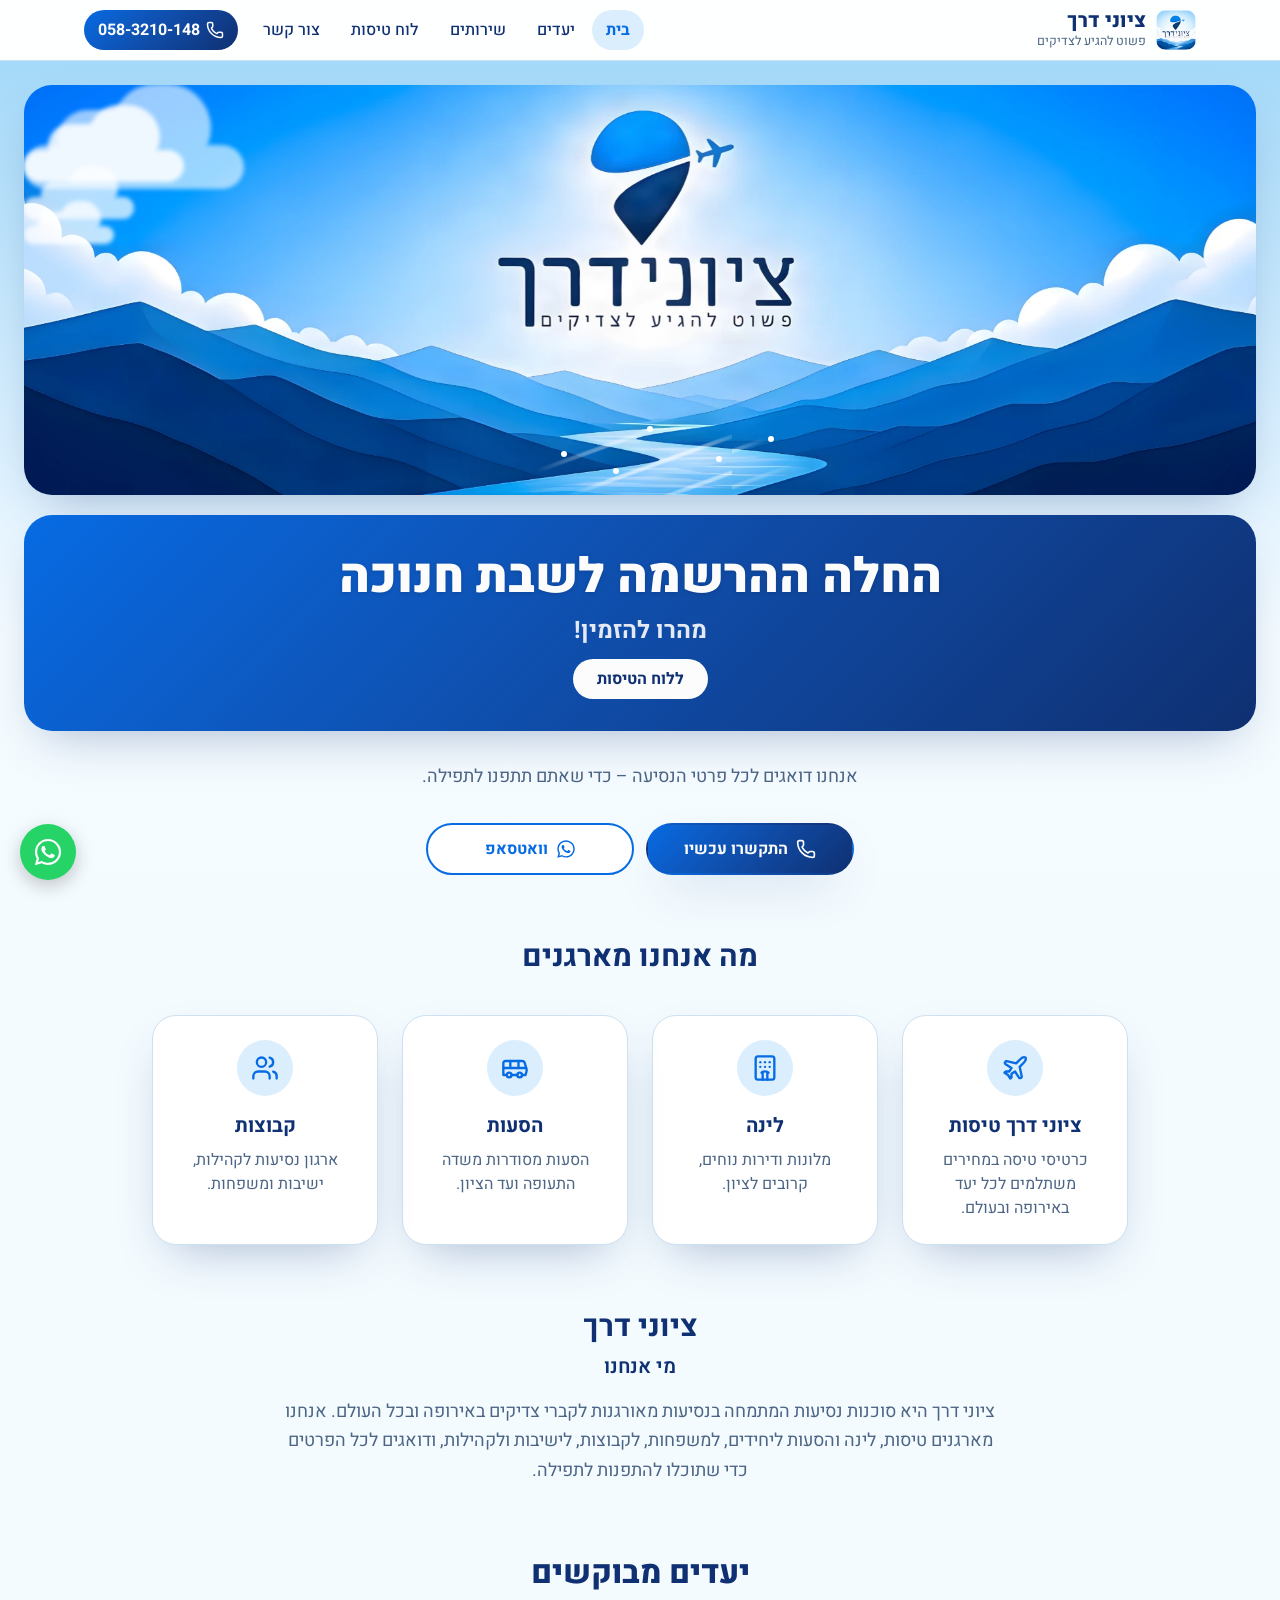
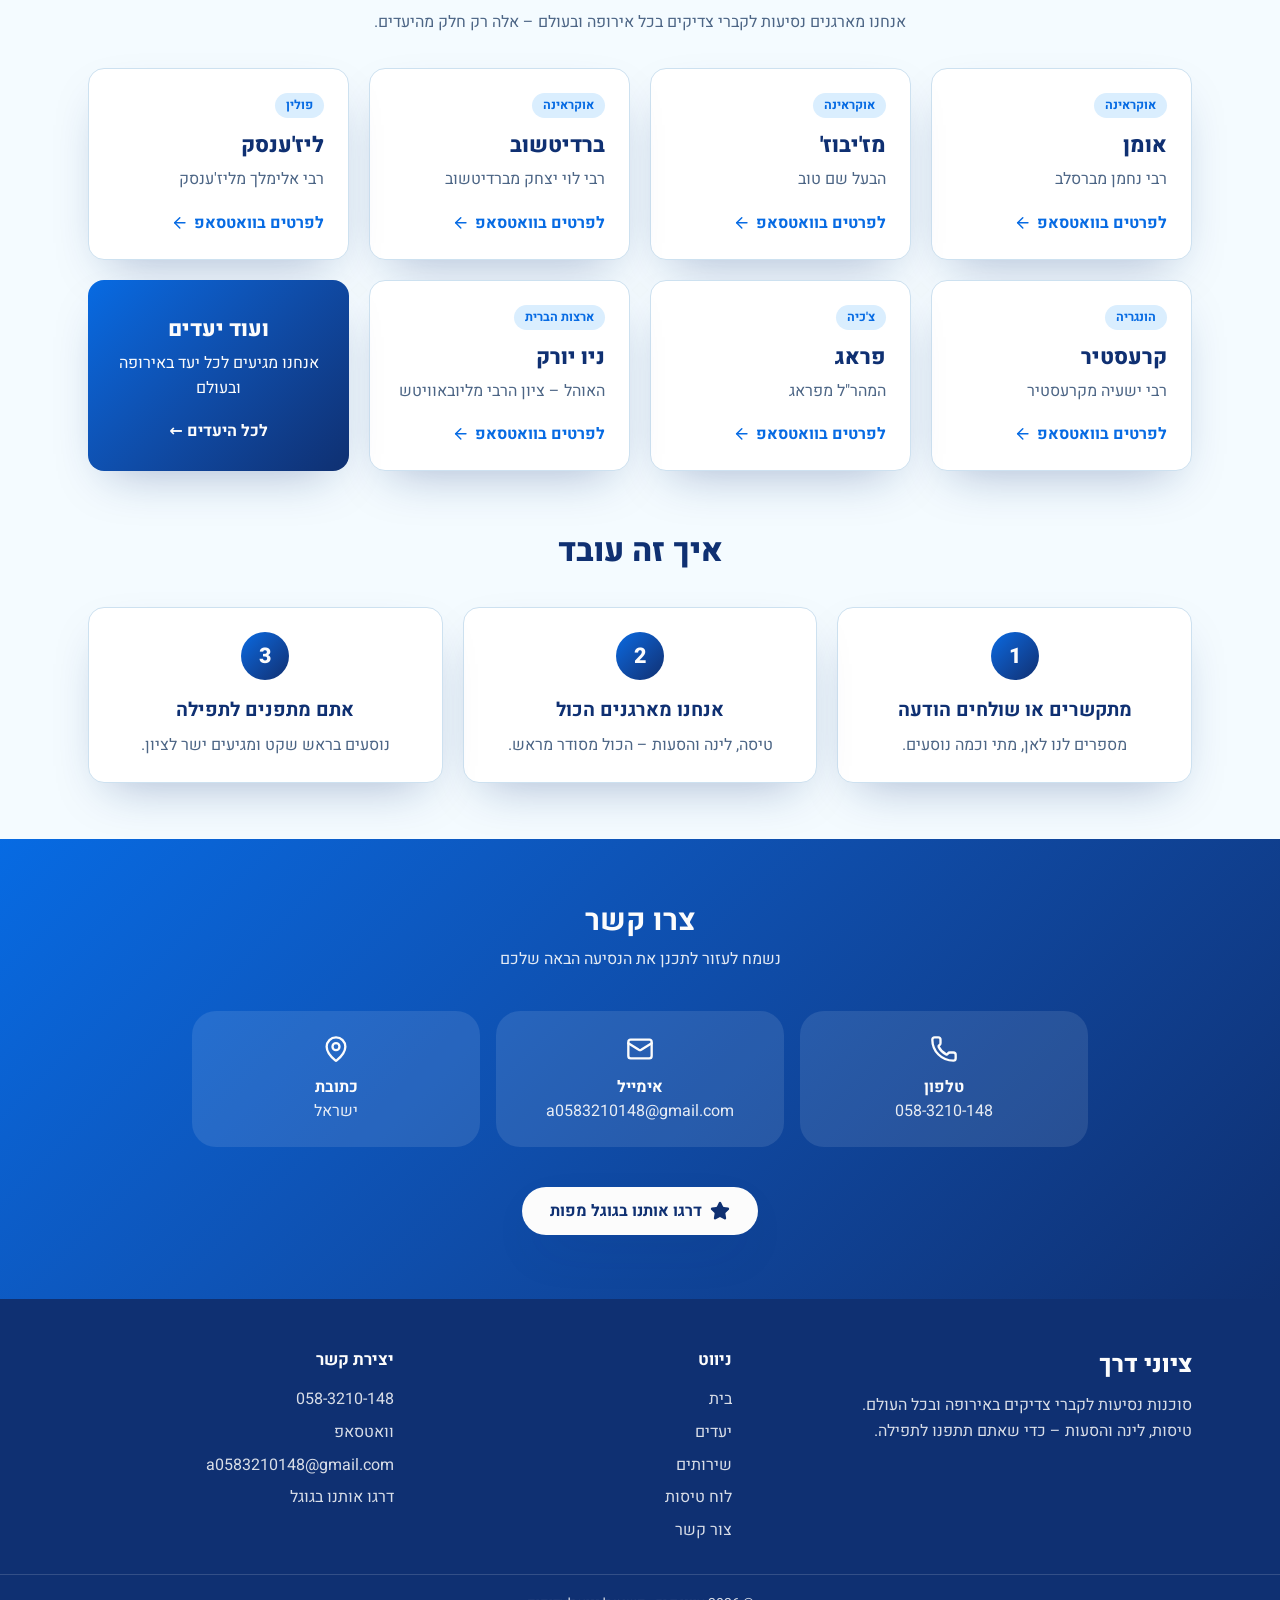
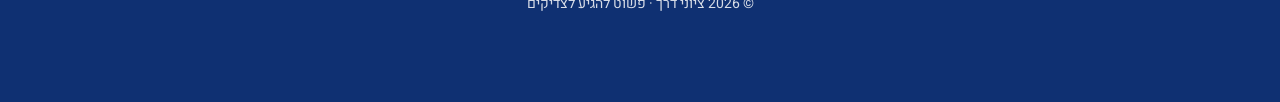
<file: index.html>
<!DOCTYPE html>
<html lang="he" dir="rtl">
<head>
<meta charset="UTF-8">
<meta name="viewport" content="width=device-width, initial-scale=1">
<title>ציוני דרך | סוכנות נסיעות לקברי צדיקים</title>
<meta name="description" content="ציוני דרך – סוכנות נסיעות לקברי צדיקים באירופה ובכל העולם: אומן, ליז&#x27;ענסק, קרעסטיר ועוד. טיסות, לינה והסעות מהשדה ליחידים ולקבוצות. סוכנות הנסיעות של שמעון אולמן, טל&#x27; 058-3210-148">
<meta name="google-site-verification" content="7ME-5ucrADBLRziH-3HPLdJvumnlnYWjXZVPeO7KJRw">
<meta property="og:title" content="ציוני דרך | סוכנות נסיעות לקברי צדיקים">
<meta property="og:description" content="ציוני דרך – סוכנות נסיעות לקברי צדיקים באירופה ובכל העולם: אומן, ליז&#x27;ענסק, קרעסטיר ועוד. טיסות, לינה והסעות מהשדה ליחידים ולקבוצות. סוכנות הנסיעות של שמעון אולמן, טל&#x27; 058-3210-148">
<meta property="og:url" content="https://tziunei-derech.vercel.app/">
<meta property="og:type" content="website">
<meta property="og:locale" content="he_IL">
<meta property="og:site_name" content="ציוני דרך">
<meta property="og:image" content="https://tziunei-derech.vercel.app/assets/og-image.png">
<meta name="twitter:card" content="summary_large_image">
<meta name="twitter:title" content="ציוני דרך | סוכנות נסיעות לקברי צדיקים">
<meta name="twitter:description" content="ציוני דרך – סוכנות נסיעות לקברי צדיקים באירופה ובכל העולם: אומן, ליז&#x27;ענסק, קרעסטיר ועוד. טיסות, לינה והסעות מהשדה ליחידים ולקבוצות. סוכנות הנסיעות של שמעון אולמן, טל&#x27; 058-3210-148">
<meta name="twitter:image" content="https://tziunei-derech.vercel.app/assets/og-image.png">
<link rel="canonical" href="https://tziunei-derech.vercel.app/">
<script type="application/ld+json">{"@context": "https://schema.org", "@type": "TravelAgency", "@id": "https://tziunei-derech.vercel.app/#agency", "name": "ציוני דרך", "slogan": "פשוט להגיע לצדיקים", "url": "https://tziunei-derech.vercel.app/", "telephone": "+972-58-321-0148", "email": "a0583210148@gmail.com", "areaServed": "ישראל", "founder": {"@type": "Person", "name": "שמעון אולמן"}, "alternateName": ["ציוני דרך פשוט להגיע לצדיקים", "ציוני דרך שמעון אולמן", "שמעון אולמן סוכן נסיעות", "ציוני דרך סוכנות נסיעות", "ציוני דרך נסיעות לקברי צדיקים"], "address": {"@type": "PostalAddress", "addressCountry": "IL"}, "sameAs": ["https://g.page/r/CWj-uxINh2JdEAI/review"], "knowsAbout": ["נסיעות מאורגנות לקברי צדיקים", "טיסות לקברי צדיקים", "נסיעה לאומן", "נסיעה לליז'ענסק", "נסיעה לקרעסטיר", "קברי צדיקים באירופה"]}</script>
<link rel="icon" type="image/png" href="/favicon.png">
<link rel="preconnect" href="https://fonts.googleapis.com">
<link rel="preconnect" href="https://fonts.gstatic.com" crossorigin>
<link rel="preload" as="image" href="/assets/banner-hero.webp">
<link rel="stylesheet" href="https://fonts.googleapis.com/css2?family=Heebo:wght@300;400;500;700;800&amp;display=swap">
<link rel="stylesheet" href="/assets/styles.css">
<link rel="stylesheet" href="/assets/layout.css">
<link rel="stylesheet" href="/assets/site.css">
</head>
<body>
<header class="td-header">
  <div class="td-header__inner">
    <a class="td-brand" href="/" aria-label="ציוני דרך – לדף הבית">
      <img src="/favicon.png" alt="" width="40" height="40">
      <span><strong>ציוני דרך</strong><small>פשוט להגיע לצדיקים</small></span>
    </a>
    <button class="td-menu-btn" type="button" aria-expanded="false" aria-controls="td-nav" aria-label="פתיחת תפריט"><svg xmlns="http://www.w3.org/2000/svg" viewBox="0 0 24 24" fill="none" stroke="currentColor" stroke-width="2" stroke-linecap="round" stroke-linejoin="round" aria-hidden="true"><path d="M4 6h16"/><path d="M4 12h16"/><path d="M4 18h16"/></svg></button>
    <nav id="td-nav" class="td-nav" aria-label="ניווט ראשי">
      <a href="/" aria-current="page">בית</a>
      <a href="/יעדים">יעדים</a>
      <a href="/שירותים">שירותים</a>
      <a href="/שבת-חנוכה">לוח טיסות</a>
      <a href="/צור-קשר">צור קשר</a>
      <a class="td-nav__cta" href="tel:058-3210-148"><svg xmlns="http://www.w3.org/2000/svg" viewBox="0 0 24 24" fill="none" stroke="currentColor" stroke-width="2" stroke-linecap="round" stroke-linejoin="round" aria-hidden="true"><path d="M13.832 16.568a1 1 0 0 0 1.213-.303l.355-.465A2 2 0 0 1 17 15h3a2 2 0 0 1 2 2v3a2 2 0 0 1-2 2A18 18 0 0 1 2 4a2 2 0 0 1 2-2h3a2 2 0 0 1 2 2v3a2 2 0 0 1-.8 1.6l-.468.351a1 1 0 0 0-.292 1.233 14 14 0 0 0 6.392 6.384"/></svg> 058-3210-148</a>
    </nav>
  </div>
</header>
<main class="min-h-screen bg-background text-foreground">
<section class="bg-sky-gradient pt-4 text-center sm:pt-6"><div dir="ltr" class="relative mx-3 overflow-hidden rounded-3xl shadow-soft sm:mx-6"><div class="hero-parallax"><img src="/assets/banner-hero.webp" alt="ציוני דרך – פשוט להגיע לצדיקים" class="animate-hero-zoom block h-[38vh] max-h-[420px] min-h-[220px] w-full object-cover object-center sm:h-auto sm:max-h-none sm:min-h-0"/></div><div aria-hidden="true" class="pointer-events-none absolute inset-0"><div class="animate-cloud absolute left-0" style="top:8%;animation-duration:38s;animation-delay:-5s;opacity:0.85"><div class="relative" style="width:160px;height:64px"><div class="absolute bottom-0 h-1/2 w-full rounded-full bg-card blur-[2px]"></div><div class="absolute bottom-[20%] left-[15%] h-[70%] w-[40%] rounded-full bg-card blur-[2px]"></div><div class="absolute bottom-[20%] left-[40%] h-full w-[45%] rounded-full bg-card blur-[2px]"></div></div></div><div class="animate-cloud absolute left-0" style="top:22%;animation-duration:52s;animation-delay:-30s;opacity:0.7"><div class="relative" style="width:110px;height:44px"><div class="absolute bottom-0 h-1/2 w-full rounded-full bg-card blur-[2px]"></div><div class="absolute bottom-[20%] left-[15%] h-[70%] w-[40%] rounded-full bg-card blur-[2px]"></div><div class="absolute bottom-[20%] left-[40%] h-full w-[45%] rounded-full bg-card blur-[2px]"></div></div></div><div class="animate-cloud absolute left-0" style="top:4%;animation-duration:65s;animation-delay:-45s;opacity:0.6"><div class="relative" style="width:220px;height:88px"><div class="absolute bottom-0 h-1/2 w-full rounded-full bg-card blur-[2px]"></div><div class="absolute bottom-[20%] left-[15%] h-[70%] w-[40%] rounded-full bg-card blur-[2px]"></div><div class="absolute bottom-[20%] left-[40%] h-full w-[45%] rounded-full bg-card blur-[2px]"></div></div></div><div class="animate-cloud absolute left-0" style="top:30%;animation-duration:44s;animation-delay:-18s;opacity:0.75"><div class="relative" style="width:90px;height:36px"><div class="absolute bottom-0 h-1/2 w-full rounded-full bg-card blur-[2px]"></div><div class="absolute bottom-[20%] left-[15%] h-[70%] w-[40%] rounded-full bg-card blur-[2px]"></div><div class="absolute bottom-[20%] left-[40%] h-full w-[45%] rounded-full bg-card blur-[2px]"></div></div></div><div class="absolute bottom-0 left-[38%] h-[24%] w-[28%]"><div class="animate-river absolute inset-0 mix-blend-screen"></div><div class="animate-sparkle absolute h-1.5 w-1.5 rounded-full bg-card" style="left:20%;top:55%;animation-delay:0s"></div><div class="animate-sparkle absolute h-1.5 w-1.5 rounded-full bg-card" style="left:45%;top:30%;animation-delay:0.8s"></div><div class="animate-sparkle absolute h-1.5 w-1.5 rounded-full bg-card" style="left:65%;top:60%;animation-delay:1.5s"></div><div class="animate-sparkle absolute h-1.5 w-1.5 rounded-full bg-card" style="left:35%;top:72%;animation-delay:2.2s"></div><div class="animate-sparkle absolute h-1.5 w-1.5 rounded-full bg-card" style="left:80%;top:40%;animation-delay:1.1s"></div></div><div class="group pointer-events-auto absolute left-[44%] top-[6%] h-[36%] w-[12%] cursor-pointer"><div class="absolute inset-0 scale-75 rounded-full bg-card/30 opacity-0 blur-3xl mix-blend-screen transition-all duration-500 group-hover:-translate-y-1 group-hover:scale-150 group-hover:opacity-100"></div><div class="animate-particle absolute bottom-1/4 h-1 w-1 rounded-full bg-card opacity-0 transition-opacity duration-300 group-hover:opacity-100" style="left:15%;animation-delay:0s"></div><div class="animate-particle absolute bottom-1/4 h-1 w-1 rounded-full bg-card opacity-0 transition-opacity duration-300 group-hover:opacity-100" style="left:40%;animation-delay:0.5s"></div><div class="animate-particle absolute bottom-1/4 h-1 w-1 rounded-full bg-card opacity-0 transition-opacity duration-300 group-hover:opacity-100" style="left:70%;animation-delay:1s"></div><div class="animate-particle absolute bottom-1/4 h-1 w-1 rounded-full bg-card opacity-0 transition-opacity duration-300 group-hover:opacity-100" style="left:55%;animation-delay:1.4s"></div><div class="absolute left-1/2 top-1/2 h-0 w-0 opacity-0 transition-opacity duration-300 group-hover:opacity-100"><div class="animate-orbit absolute -left-3 -top-3 [--orbit-r:55px] sm:[--orbit-r:80px]"><svg xmlns="http://www.w3.org/2000/svg" width="24" height="24" viewBox="0 0 24 24" fill="none" stroke="currentColor" stroke-width="2" stroke-linecap="round" stroke-linejoin="round" class="lucide lucide-plane h-6 w-6 fill-primary text-primary-deep" aria-hidden="true"><path d="M17.8 19.2 16 11l3.5-3.5C21 6 21.5 4 21 3c-1-.5-3 0-4.5 1.5L13 8 4.8 6.2c-.5-.1-.9.1-1.1.5l-.3.5c-.2.5-.1 1 .3 1.3L9 12l-2 3H4l-1 1 3 2 2 3 1-1v-3l3-2 3.5 5.3c.3.4.8.5 1.3.3l.5-.2c.4-.3.6-.7.5-1.2z"></path></svg></div></div></div><div class="group/text absolute left-[34%] top-[40%] h-[20%] w-[32%] overflow-hidden"><div class="animate-shimmer absolute inset-y-0 -left-1/2 w-1/2 opacity-0 transition-opacity duration-300 group-hover/text:opacity-100"></div></div></div></div><div class="mx-3 mt-5 sm:mx-6"><a class="relative block overflow-hidden rounded-3xl bg-deep-gradient px-5 py-6 text-center shadow-soft transition-transform hover:scale-[1.01] sm:py-8" href="/שבת-חנוכה"><div aria-hidden="true" class="pointer-events-none absolute inset-0"><div class="animate-shimmer absolute inset-y-0 -left-1/2 w-1/2" style="animation-duration:3.6s"></div></div><h2 class="relative text-2xl font-black leading-tight text-primary-foreground drop-shadow-sm sm:text-4xl md:text-5xl">החלה ההרשמה לשבת חנוכה</h2><p class="relative mt-2 text-lg font-bold text-primary-foreground/90 sm:text-2xl">מהרו להזמין!</p><span class="relative mt-3 inline-block rounded-full bg-primary-foreground px-6 py-2 font-bold text-primary-deep">ללוח הטיסות</span></a></div><p class="mx-auto mt-8 max-w-xl px-6 text-lg text-muted-foreground">אנחנו דואגים לכל פרטי הנסיעה – כדי שאתם תתפנו לתפילה.</p><div class="mt-8 flex flex-wrap justify-center gap-3"><a href="tel:058-3210-148" class="inline-flex min-w-52 items-center justify-center gap-2 rounded-full border-2 border-transparent bg-deep-gradient px-7 py-3 font-bold text-primary-foreground shadow-soft transition-transform hover:scale-105"><svg xmlns="http://www.w3.org/2000/svg" width="24" height="24" viewBox="0 0 24 24" fill="none" stroke="currentColor" stroke-width="2" stroke-linecap="round" stroke-linejoin="round" class="lucide lucide-phone h-5 w-5" aria-hidden="true"><path d="M13.832 16.568a1 1 0 0 0 1.213-.303l.355-.465A2 2 0 0 1 17 15h3a2 2 0 0 1 2 2v3a2 2 0 0 1-2 2A18 18 0 0 1 2 4a2 2 0 0 1 2-2h3a2 2 0 0 1 2 2v3a2 2 0 0 1-.8 1.6l-.468.351a1 1 0 0 0-.292 1.233 14 14 0 0 0 6.392 6.384"></path></svg> התקשרו עכשיו</a><a href="https://wa.me/972583210148" target="_blank" rel="noopener noreferrer" class="inline-flex min-w-52 items-center justify-center gap-2 rounded-full border-2 border-primary bg-card px-7 py-3 font-bold text-primary transition-transform hover:scale-105"><svg viewBox="0 0 448 512" fill="currentColor" aria-hidden="true" class="h-5 w-5"><path d="M380.9 97.1C339 55.1 283.2 32 223.9 32c-122.4 0-222 99.6-222 222 0 39.1 10.2 77.3 29.6 111L0 480l117.7-30.9c32.4 17.7 68.9 27 106.1 27h.1c122.3 0 224.1-99.6 224.1-222 0-59.3-25.2-115-67.1-157zm-157 341.6c-33.2 0-65.7-8.9-94-25.7l-6.7-4-69.8 18.3L72 359.2l-4.4-7c-18.5-29.4-28.2-63.3-28.2-98.2 0-101.7 82.8-184.5 184.6-184.5 49.3 0 95.6 19.2 130.4 54.1 34.8 34.9 56.2 81.2 56.1 130.5 0 101.8-84.9 184.6-186.6 184.6zm101.2-138.2c-5.5-2.8-32.8-16.2-37.9-18-5.1-1.9-8.8-2.8-12.5 2.8-3.7 5.6-14.3 18-17.6 21.8-3.2 3.7-6.5 4.2-12 1.4-32.6-16.3-54-29.1-75.5-66-5.7-9.8 5.7-9.1 16.3-30.3 1.8-3.7.9-6.9-.5-9.7-1.4-2.8-12.5-30.1-17.1-41.2-4.5-10.8-9.1-9.3-12.5-9.5-3.2-.2-6.9-.2-10.6-.2-3.7 0-9.7 1.4-14.8 6.9-5.1 5.6-19.4 19-19.4 46.3 0 27.3 19.9 53.7 22.6 57.4 2.8 3.7 39.1 59.7 94.8 83.8 35.2 15.2 49 16.5 66.6 13.9 10.7-1.6 32.8-13.4 37.4-26.4 4.6-13 4.6-24.1 3.2-26.4-1.3-2.5-5-3.9-10.5-6.7z"></path></svg> וואטסאפ</a></div></section><section class="mx-auto max-w-5xl px-6 py-16"><h2 class="text-center text-3xl font-bold text-primary-deep">מה אנחנו מארגנים</h2><div class="mt-10 grid gap-6 sm:grid-cols-2 lg:grid-cols-4"><div class="rounded-2xl border bg-card p-6 text-center shadow-soft"><div class="mx-auto flex h-14 w-14 items-center justify-center rounded-full bg-secondary text-primary"><svg xmlns="http://www.w3.org/2000/svg" width="24" height="24" viewBox="0 0 24 24" fill="none" stroke="currentColor" stroke-width="2" stroke-linecap="round" stroke-linejoin="round" class="lucide lucide-plane h-7 w-7" aria-hidden="true"><path d="M17.8 19.2 16 11l3.5-3.5C21 6 21.5 4 21 3c-1-.5-3 0-4.5 1.5L13 8 4.8 6.2c-.5-.1-.9.1-1.1.5l-.3.5c-.2.5-.1 1 .3 1.3L9 12l-2 3H4l-1 1 3 2 2 3 1-1v-3l3-2 3.5 5.3c.3.4.8.5 1.3.3l.5-.2c.4-.3.6-.7.5-1.2z"></path></svg></div><h3 class="mt-4 text-xl font-bold text-primary-deep">ציוני דרך טיסות</h3><p class="mt-2 text-muted-foreground">כרטיסי טיסה במחירים משתלמים לכל יעד באירופה ובעולם.</p></div><div class="rounded-2xl border bg-card p-6 text-center shadow-soft"><div class="mx-auto flex h-14 w-14 items-center justify-center rounded-full bg-secondary text-primary"><svg xmlns="http://www.w3.org/2000/svg" width="24" height="24" viewBox="0 0 24 24" fill="none" stroke="currentColor" stroke-width="2" stroke-linecap="round" stroke-linejoin="round" class="lucide lucide-hotel h-7 w-7" aria-hidden="true"><path d="M10 22v-6.57"></path><path d="M12 11h.01"></path><path d="M12 7h.01"></path><path d="M14 15.43V22"></path><path d="M15 16a5 5 0 0 0-6 0"></path><path d="M16 11h.01"></path><path d="M16 7h.01"></path><path d="M8 11h.01"></path><path d="M8 7h.01"></path><rect x="4" y="2" width="16" height="20" rx="2"></rect></svg></div><h3 class="mt-4 text-xl font-bold text-primary-deep">לינה</h3><p class="mt-2 text-muted-foreground">מלונות ודירות נוחים, קרובים לציון.</p></div><div class="rounded-2xl border bg-card p-6 text-center shadow-soft"><div class="mx-auto flex h-14 w-14 items-center justify-center rounded-full bg-secondary text-primary"><svg xmlns="http://www.w3.org/2000/svg" width="24" height="24" viewBox="0 0 24 24" fill="none" stroke="currentColor" stroke-width="2" stroke-linecap="round" stroke-linejoin="round" class="lucide lucide-bus h-7 w-7" aria-hidden="true"><path d="M8 6v6"></path><path d="M15 6v6"></path><path d="M2 12h19.6"></path><path d="M18 18h3s.5-1.7.8-2.8c.1-.4.2-.8.2-1.2 0-.4-.1-.8-.2-1.2l-1.4-5C20.1 6.8 19.1 6 18 6H4a2 2 0 0 0-2 2v10h3"></path><circle cx="7" cy="18" r="2"></circle><path d="M9 18h5"></path><circle cx="16" cy="18" r="2"></circle></svg></div><h3 class="mt-4 text-xl font-bold text-primary-deep">הסעות</h3><p class="mt-2 text-muted-foreground">הסעות מסודרות משדה התעופה ועד הציון.</p></div><div class="rounded-2xl border bg-card p-6 text-center shadow-soft"><div class="mx-auto flex h-14 w-14 items-center justify-center rounded-full bg-secondary text-primary"><svg xmlns="http://www.w3.org/2000/svg" width="24" height="24" viewBox="0 0 24 24" fill="none" stroke="currentColor" stroke-width="2" stroke-linecap="round" stroke-linejoin="round" class="lucide lucide-users h-7 w-7" aria-hidden="true"><path d="M16 21v-2a4 4 0 0 0-4-4H6a4 4 0 0 0-4 4v2"></path><path d="M16 3.128a4 4 0 0 1 0 7.744"></path><path d="M22 21v-2a4 4 0 0 0-3-3.87"></path><circle cx="9" cy="7" r="4"></circle></svg></div><h3 class="mt-4 text-xl font-bold text-primary-deep">קבוצות</h3><p class="mt-2 text-muted-foreground">ארגון נסיעות לקהילות, ישיבות ומשפחות.</p></div></div></section><section class="mx-auto max-w-3xl px-6 pb-16 text-center"><h1 class="text-3xl font-bold text-primary-deep">ציוני דרך</h1><h2 class="mt-2 text-xl font-semibold text-primary-deep">מי אנחנו</h2><p class="mt-4 text-lg leading-relaxed text-muted-foreground">ציוני דרך היא סוכנות נסיעות המתמחה בנסיעות מאורגנות לקברי צדיקים באירופה ובכל העולם. אנחנו מארגנים טיסות, לינה והסעות ליחידים, למשפחות, לקבוצות, לישיבות ולקהילות, ודואגים לכל הפרטים כדי שתוכלו להתפנות לתפילה.</p></section><section class="td-section td-section--tight-top" aria-labelledby="popular-title">
  <h2 id="popular-title" class="td-section__title">יעדים מבוקשים</h2>
  <p class="td-section__lead">אנחנו מארגנים נסיעות לקברי צדיקים בכל אירופה ובעולם – אלה רק חלק מהיעדים.</p>
  <div class="td-grid td-grid--4">
<article class="td-card td-dest">
  <span class="td-dest__country">אוקראינה</span>
  <h3>אומן</h3>
  <p>רבי נחמן מברסלב</p>
  <a class="td-dest__link" href="https://wa.me/972583210148?text=%D7%A9%D7%9C%D7%95%D7%9D%2C%20%D7%90%D7%A9%D7%9E%D7%97%20%D7%9C%D7%A7%D7%91%D7%9C%20%D7%A4%D7%A8%D7%98%D7%99%D7%9D%20%D7%A2%D7%9C%20%D7%A0%D7%A1%D7%99%D7%A2%D7%94%20%D7%9C%D7%90%D7%95%D7%9E%D7%9F" target="_blank" rel="noopener noreferrer">לפרטים בוואטסאפ <svg xmlns="http://www.w3.org/2000/svg" viewBox="0 0 24 24" fill="none" stroke="currentColor" stroke-width="2" stroke-linecap="round" stroke-linejoin="round" aria-hidden="true"><path d="m12 19-7-7 7-7"/><path d="M19 12H5"/></svg></a>
</article>
<article class="td-card td-dest">
  <span class="td-dest__country">אוקראינה</span>
  <h3>מז&#x27;יבוז&#x27;</h3>
  <p>הבעל שם טוב</p>
  <a class="td-dest__link" href="https://wa.me/972583210148?text=%D7%A9%D7%9C%D7%95%D7%9D%2C%20%D7%90%D7%A9%D7%9E%D7%97%20%D7%9C%D7%A7%D7%91%D7%9C%20%D7%A4%D7%A8%D7%98%D7%99%D7%9D%20%D7%A2%D7%9C%20%D7%A0%D7%A1%D7%99%D7%A2%D7%94%20%D7%9C%D7%9E%D7%96%27%D7%99%D7%91%D7%95%D7%96%27" target="_blank" rel="noopener noreferrer">לפרטים בוואטסאפ <svg xmlns="http://www.w3.org/2000/svg" viewBox="0 0 24 24" fill="none" stroke="currentColor" stroke-width="2" stroke-linecap="round" stroke-linejoin="round" aria-hidden="true"><path d="m12 19-7-7 7-7"/><path d="M19 12H5"/></svg></a>
</article>
<article class="td-card td-dest">
  <span class="td-dest__country">אוקראינה</span>
  <h3>ברדיטשוב</h3>
  <p>רבי לוי יצחק מברדיטשוב</p>
  <a class="td-dest__link" href="https://wa.me/972583210148?text=%D7%A9%D7%9C%D7%95%D7%9D%2C%20%D7%90%D7%A9%D7%9E%D7%97%20%D7%9C%D7%A7%D7%91%D7%9C%20%D7%A4%D7%A8%D7%98%D7%99%D7%9D%20%D7%A2%D7%9C%20%D7%A0%D7%A1%D7%99%D7%A2%D7%94%20%D7%9C%D7%91%D7%A8%D7%93%D7%99%D7%98%D7%A9%D7%95%D7%91" target="_blank" rel="noopener noreferrer">לפרטים בוואטסאפ <svg xmlns="http://www.w3.org/2000/svg" viewBox="0 0 24 24" fill="none" stroke="currentColor" stroke-width="2" stroke-linecap="round" stroke-linejoin="round" aria-hidden="true"><path d="m12 19-7-7 7-7"/><path d="M19 12H5"/></svg></a>
</article>
<article class="td-card td-dest">
  <span class="td-dest__country">פולין</span>
  <h3>ליז&#x27;ענסק</h3>
  <p>רבי אלימלך מליז&#x27;ענסק</p>
  <a class="td-dest__link" href="https://wa.me/972583210148?text=%D7%A9%D7%9C%D7%95%D7%9D%2C%20%D7%90%D7%A9%D7%9E%D7%97%20%D7%9C%D7%A7%D7%91%D7%9C%20%D7%A4%D7%A8%D7%98%D7%99%D7%9D%20%D7%A2%D7%9C%20%D7%A0%D7%A1%D7%99%D7%A2%D7%94%20%D7%9C%D7%9C%D7%99%D7%96%27%D7%A2%D7%A0%D7%A1%D7%A7" target="_blank" rel="noopener noreferrer">לפרטים בוואטסאפ <svg xmlns="http://www.w3.org/2000/svg" viewBox="0 0 24 24" fill="none" stroke="currentColor" stroke-width="2" stroke-linecap="round" stroke-linejoin="round" aria-hidden="true"><path d="m12 19-7-7 7-7"/><path d="M19 12H5"/></svg></a>
</article>
<article class="td-card td-dest">
  <span class="td-dest__country">הונגריה</span>
  <h3>קרעסטיר</h3>
  <p>רבי ישעיה מקרעסטיר</p>
  <a class="td-dest__link" href="https://wa.me/972583210148?text=%D7%A9%D7%9C%D7%95%D7%9D%2C%20%D7%90%D7%A9%D7%9E%D7%97%20%D7%9C%D7%A7%D7%91%D7%9C%20%D7%A4%D7%A8%D7%98%D7%99%D7%9D%20%D7%A2%D7%9C%20%D7%A0%D7%A1%D7%99%D7%A2%D7%94%20%D7%9C%D7%A7%D7%A8%D7%A2%D7%A1%D7%98%D7%99%D7%A8" target="_blank" rel="noopener noreferrer">לפרטים בוואטסאפ <svg xmlns="http://www.w3.org/2000/svg" viewBox="0 0 24 24" fill="none" stroke="currentColor" stroke-width="2" stroke-linecap="round" stroke-linejoin="round" aria-hidden="true"><path d="m12 19-7-7 7-7"/><path d="M19 12H5"/></svg></a>
</article>
<article class="td-card td-dest">
  <span class="td-dest__country">צ&#x27;כיה</span>
  <h3>פראג</h3>
  <p>המהר&quot;ל מפראג</p>
  <a class="td-dest__link" href="https://wa.me/972583210148?text=%D7%A9%D7%9C%D7%95%D7%9D%2C%20%D7%90%D7%A9%D7%9E%D7%97%20%D7%9C%D7%A7%D7%91%D7%9C%20%D7%A4%D7%A8%D7%98%D7%99%D7%9D%20%D7%A2%D7%9C%20%D7%A0%D7%A1%D7%99%D7%A2%D7%94%20%D7%9C%D7%A4%D7%A8%D7%90%D7%92" target="_blank" rel="noopener noreferrer">לפרטים בוואטסאפ <svg xmlns="http://www.w3.org/2000/svg" viewBox="0 0 24 24" fill="none" stroke="currentColor" stroke-width="2" stroke-linecap="round" stroke-linejoin="round" aria-hidden="true"><path d="m12 19-7-7 7-7"/><path d="M19 12H5"/></svg></a>
</article>
<article class="td-card td-dest">
  <span class="td-dest__country">ארצות הברית</span>
  <h3>ניו יורק</h3>
  <p>האוהל – ציון הרבי מליובאוויטש</p>
  <a class="td-dest__link" href="https://wa.me/972583210148?text=%D7%A9%D7%9C%D7%95%D7%9D%2C%20%D7%90%D7%A9%D7%9E%D7%97%20%D7%9C%D7%A7%D7%91%D7%9C%20%D7%A4%D7%A8%D7%98%D7%99%D7%9D%20%D7%A2%D7%9C%20%D7%A0%D7%A1%D7%99%D7%A2%D7%94%20%D7%9C%D7%A0%D7%99%D7%95%20%D7%99%D7%95%D7%A8%D7%A7" target="_blank" rel="noopener noreferrer">לפרטים בוואטסאפ <svg xmlns="http://www.w3.org/2000/svg" viewBox="0 0 24 24" fill="none" stroke="currentColor" stroke-width="2" stroke-linecap="round" stroke-linejoin="round" aria-hidden="true"><path d="m12 19-7-7 7-7"/><path d="M19 12H5"/></svg></a>
</article>
<a class="td-card td-dest td-dest--more" href="/יעדים">
  <h3>ועוד יעדים</h3>
  <p>אנחנו מגיעים לכל יעד באירופה ובעולם</p>
  <span>לכל היעדים ←</span>
</a>
  </div>
</section>
<section class="td-section td-section--tight-top" aria-labelledby="how-title">
  <h2 id="how-title" class="td-section__title">איך זה עובד</h2>
  <div class="td-steps">
    <div class="td-card td-step"><h3>מתקשרים או שולחים הודעה</h3><p>מספרים לנו לאן, מתי וכמה נוסעים.</p></div>
    <div class="td-card td-step"><h3>אנחנו מארגנים הכול</h3><p>טיסה, לינה והסעות – הכול מסודר מראש.</p></div>
    <div class="td-card td-step"><h3>אתם מתפנים לתפילה</h3><p>נוסעים בראש שקט ומגיעים ישר לציון.</p></div>
  </div>
</section><section class="bg-deep-gradient px-6 py-16 text-primary-foreground"><div class="mx-auto max-w-4xl text-center"><h2 class="text-3xl font-bold">צרו קשר</h2><p class="mt-2 opacity-90">נשמח לעזור לתכנן את הנסיעה הבאה שלכם</p><div class="mt-10 grid gap-4 sm:grid-cols-3"><a href="tel:058-3210-148" class="rounded-2xl bg-primary-foreground/10 p-6 transition-colors hover:bg-primary-foreground/20"><svg xmlns="http://www.w3.org/2000/svg" width="24" height="24" viewBox="0 0 24 24" fill="none" stroke="currentColor" stroke-width="2" stroke-linecap="round" stroke-linejoin="round" class="lucide lucide-phone mx-auto h-7 w-7" aria-hidden="true"><path d="M13.832 16.568a1 1 0 0 0 1.213-.303l.355-.465A2 2 0 0 1 17 15h3a2 2 0 0 1 2 2v3a2 2 0 0 1-2 2A18 18 0 0 1 2 4a2 2 0 0 1 2-2h3a2 2 0 0 1 2 2v3a2 2 0 0 1-.8 1.6l-.468.351a1 1 0 0 0-.292 1.233 14 14 0 0 0 6.392 6.384"></path></svg><div class="mt-3 font-bold">טלפון</div><div dir="ltr" class="opacity-90">058-3210-148</div></a><a href="mailto:a0583210148@gmail.com" class="rounded-2xl bg-primary-foreground/10 p-6 transition-colors hover:bg-primary-foreground/20"><svg xmlns="http://www.w3.org/2000/svg" width="24" height="24" viewBox="0 0 24 24" fill="none" stroke="currentColor" stroke-width="2" stroke-linecap="round" stroke-linejoin="round" class="lucide lucide-mail mx-auto h-7 w-7" aria-hidden="true"><path d="m22 7-8.991 5.727a2 2 0 0 1-2.009 0L2 7"></path><rect x="2" y="4" width="20" height="16" rx="2"></rect></svg><div class="mt-3 font-bold">אימייל</div><div dir="ltr" class="break-all opacity-90">a0583210148@gmail.com</div></a><div class="rounded-2xl bg-primary-foreground/10 p-6"><svg xmlns="http://www.w3.org/2000/svg" width="24" height="24" viewBox="0 0 24 24" fill="none" stroke="currentColor" stroke-width="2" stroke-linecap="round" stroke-linejoin="round" class="lucide lucide-map-pin mx-auto h-7 w-7" aria-hidden="true"><path d="M20 10c0 4.993-5.539 10.193-7.399 11.799a1 1 0 0 1-1.202 0C9.539 20.193 4 14.993 4 10a8 8 0 0 1 16 0"></path><circle cx="12" cy="10" r="3"></circle></svg><div class="mt-3 font-bold">כתובת</div><div class="opacity-90">ישראל</div></div></div><a href="https://g.page/r/CWj-uxINh2JdEAI/review" target="_blank" rel="noopener noreferrer" class="mt-10 inline-flex min-w-52 items-center justify-center gap-2 rounded-full bg-primary-foreground px-7 py-3 font-bold text-primary-deep shadow-soft transition-transform hover:scale-105"><svg xmlns="http://www.w3.org/2000/svg" width="24" height="24" viewBox="0 0 24 24" fill="none" stroke="currentColor" stroke-width="2" stroke-linecap="round" stroke-linejoin="round" class="lucide lucide-star h-5 w-5 fill-current" aria-hidden="true"><path d="M11.525 2.295a.53.53 0 0 1 .95 0l2.31 4.679a2.123 2.123 0 0 0 1.595 1.16l5.166.756a.53.53 0 0 1 .294.904l-3.736 3.638a2.123 2.123 0 0 0-.611 1.878l.882 5.14a.53.53 0 0 1-.771.56l-4.618-2.428a2.122 2.122 0 0 0-1.973 0L6.396 21.01a.53.53 0 0 1-.77-.56l.881-5.139a2.122 2.122 0 0 0-.611-1.879L2.16 9.795a.53.53 0 0 1 .294-.906l5.165-.755a2.122 2.122 0 0 0 1.597-1.16z"></path></svg> דרגו אותנו בגוגל מפות</a></div></section>
</main>
<footer class="td-footer">
  <div class="td-footer__inner">
    <div class="td-footer__brand">
      <strong>ציוני דרך</strong>
      <p>סוכנות נסיעות לקברי צדיקים באירופה ובכל העולם. טיסות, לינה והסעות – כדי שאתם תתפנו לתפילה.</p>
    </div>
    <div>
      <h2>ניווט</h2>
      <ul>
<li><a href="/">בית</a></li>
<li><a href="/יעדים">יעדים</a></li>
<li><a href="/שירותים">שירותים</a></li>
<li><a href="/שבת-חנוכה">לוח טיסות</a></li>
<li><a href="/צור-קשר">צור קשר</a></li>
      </ul>
    </div>
    <div>
      <h2>יצירת קשר</h2>
      <ul>
        <li><a href="tel:058-3210-148" dir="ltr">058-3210-148</a></li>
        <li><a href="https://wa.me/972583210148" target="_blank" rel="noopener noreferrer">וואטסאפ</a></li>
        <li><a href="mailto:a0583210148@gmail.com" dir="ltr">a0583210148@gmail.com</a></li>
        <li><a href="https://g.page/r/CWj-uxINh2JdEAI/review" target="_blank" rel="noopener noreferrer">דרגו אותנו בגוגל</a></li>
      </ul>
    </div>
  </div>
  <div class="td-footer__bottom">© 2026 ציוני דרך · פשוט להגיע לצדיקים</div>
</footer>
<a class="wa-float" href="https://wa.me/972583210148" target="_blank" rel="noopener noreferrer" aria-label="דברו איתנו בוואטסאפ" dir="ltr">
  <span class="wa-float__text" dir="rtl">דברו איתנו</span>
  <span class="wa-float__icon"><svg viewBox="0 0 448 512" fill="currentColor" aria-hidden="true"><path d="M380.9 97.1C339 55.1 283.2 32 223.9 32c-122.4 0-222 99.6-222 222 0 39.1 10.2 77.3 29.6 111L0 480l117.7-30.9c32.4 17.7 68.9 27 106.1 27h.1c122.3 0 224.1-99.6 224.1-222 0-59.3-25.2-115-67.1-157zm-157 341.6c-33.2 0-65.7-8.9-94-25.7l-6.7-4-69.8 18.3L72 359.2l-4.4-7c-18.5-29.4-28.2-63.3-28.2-98.2 0-101.7 82.8-184.5 184.6-184.5 49.3 0 95.6 19.2 130.4 54.1 34.8 34.9 56.2 81.2 56.1 130.5 0 101.8-84.9 184.6-186.6 184.6zm101.2-138.2c-5.5-2.8-32.8-16.2-37.9-18-5.1-1.9-8.8-2.8-12.5 2.8-3.7 5.6-14.3 18-17.6 21.8-3.2 3.7-6.5 4.2-12 1.4-32.6-16.3-54-29.1-75.5-66-5.7-9.8 5.7-9.1 16.3-30.3 1.8-3.7.9-6.9-.5-9.7-1.4-2.8-12.5-30.1-17.1-41.2-4.5-10.8-9.1-9.3-12.5-9.5-3.2-.2-6.9-.2-10.6-.2-3.7 0-9.7 1.4-14.8 6.9-5.1 5.6-19.4 19-19.4 46.3 0 27.3 19.9 53.7 22.6 57.4 2.8 3.7 39.1 59.7 94.8 83.8 35.2 15.2 49 16.5 66.6 13.9 10.7-1.6 32.8-13.4 37.4-26.4 4.6-13 4.6-24.1 3.2-26.4-1.3-2.5-5-3.9-10.5-6.7z"/></svg></span>
</a>
<script>
(function () {
  var h = document.querySelector('.td-header'), b = h && h.querySelector('.td-menu-btn');
  if (!b) return;
  b.addEventListener('click', function () {
    var open = h.classList.toggle('is-open');
    b.setAttribute('aria-expanded', open ? 'true' : 'false');
    b.setAttribute('aria-label', open ? 'סגירת תפריט' : 'פתיחת תפריט');
  });
})();
</script>
<script>
(function () {
  var hero = document.querySelector('.hero-parallax');
  if (!hero) return;
  var box = hero.parentElement;
  box.addEventListener('mousemove', function (e) {
    if (window.matchMedia('(prefers-reduced-motion: reduce)').matches) return;
    var r = box.getBoundingClientRect();
    var x = (e.clientX - r.left) / r.width - 0.5, y = (e.clientY - r.top) / r.height - 0.5;
    hero.style.transform = 'scale(1.06) translate(' + (x * -14) + 'px, ' + (y * -10) + 'px)';
  });
  box.addEventListener('mouseleave', function () { hero.style.transform = 'scale(1.06)'; });
})();
</script>
</body>
</html>
</file>
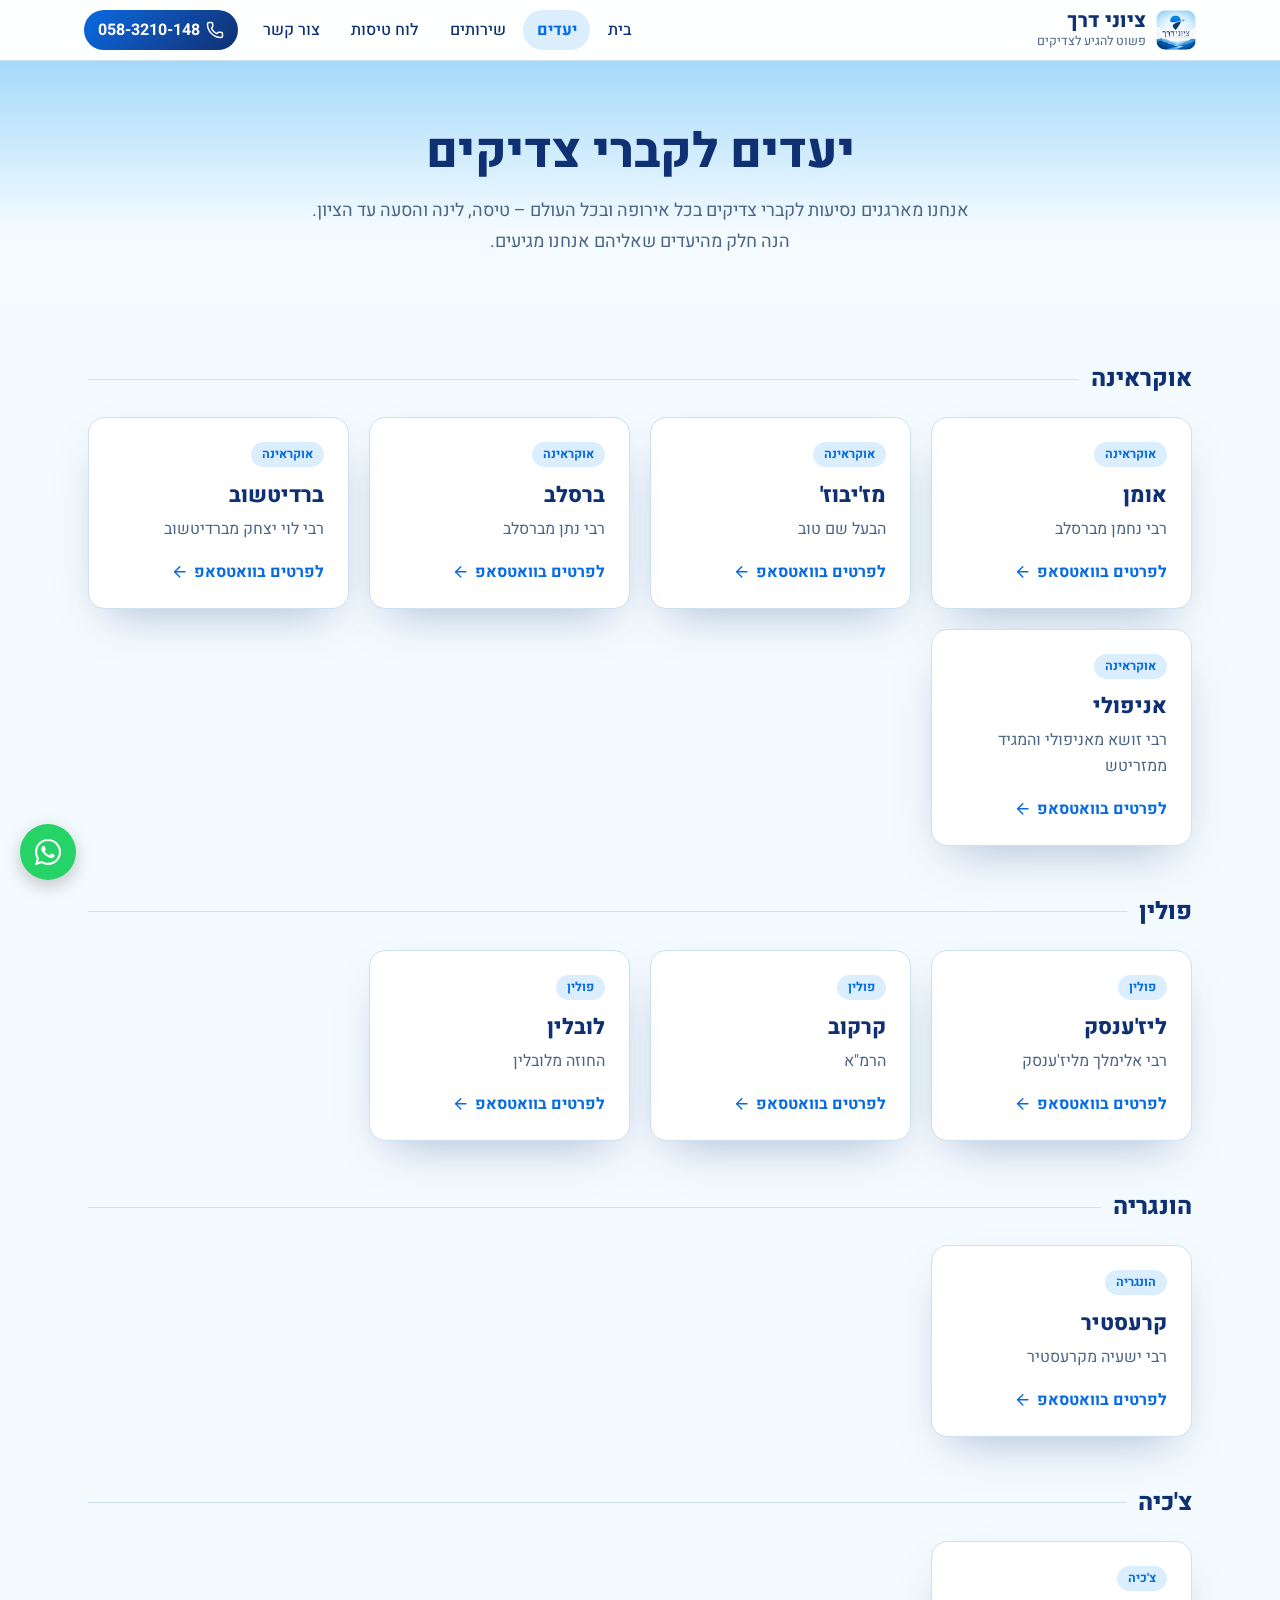
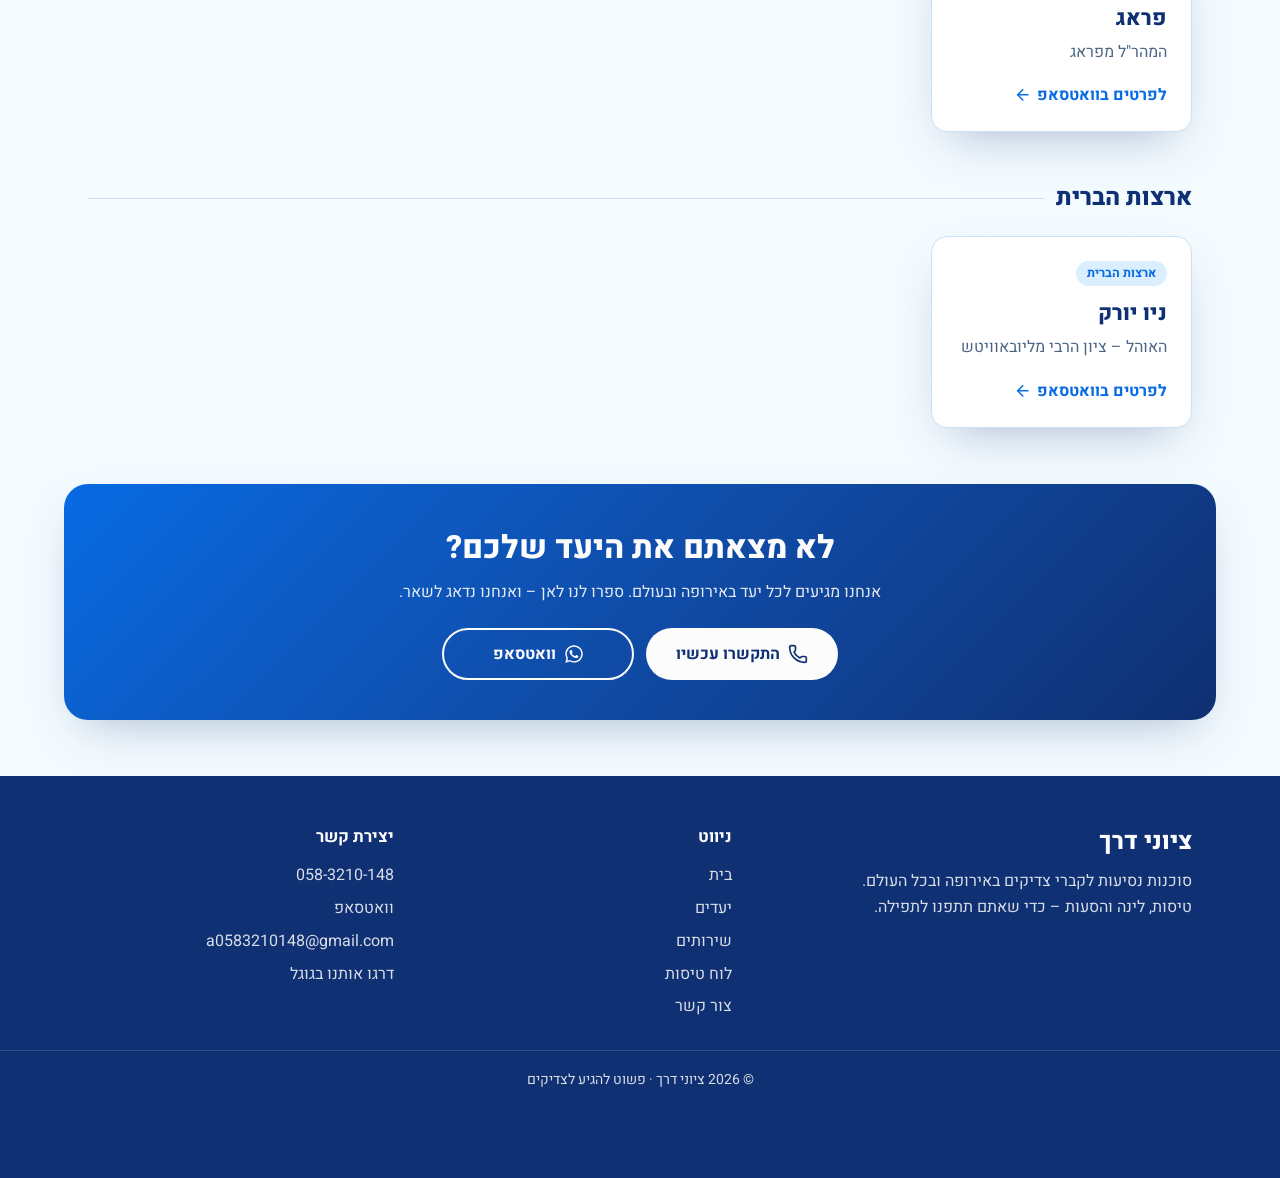
<file: יעדים/index.html>
<!DOCTYPE html>
<html lang="he" dir="rtl">
<head>
<meta charset="UTF-8">
<meta name="viewport" content="width=device-width, initial-scale=1">
<title>יעדים – נסיעות לקברי צדיקים באירופה ובעולם | ציוני דרך</title>
<meta name="description" content="נסיעות לקברי צדיקים באוקראינה, פולין, הונגריה, צ&#x27;כיה, ארה&quot;ב ולכל יעד אחר בעולם. טיסות, לינה והסעות מסודרות עם ציוני דרך.">
<meta name="google-site-verification" content="7ME-5ucrADBLRziH-3HPLdJvumnlnYWjXZVPeO7KJRw">
<meta property="og:title" content="יעדים – נסיעות לקברי צדיקים באירופה ובעולם | ציוני דרך">
<meta property="og:description" content="נסיעות לקברי צדיקים באוקראינה, פולין, הונגריה, צ&#x27;כיה, ארה&quot;ב ולכל יעד אחר בעולם. טיסות, לינה והסעות מסודרות עם ציוני דרך.">
<meta property="og:url" content="https://tziunei-derech.vercel.app/%D7%99%D7%A2%D7%93%D7%99%D7%9D">
<meta property="og:type" content="website">
<meta property="og:locale" content="he_IL">
<meta property="og:site_name" content="ציוני דרך">
<meta property="og:image" content="https://tziunei-derech.vercel.app/assets/og-image.png">
<meta name="twitter:card" content="summary_large_image">
<meta name="twitter:title" content="יעדים – נסיעות לקברי צדיקים באירופה ובעולם | ציוני דרך">
<meta name="twitter:description" content="נסיעות לקברי צדיקים באוקראינה, פולין, הונגריה, צ&#x27;כיה, ארה&quot;ב ולכל יעד אחר בעולם. טיסות, לינה והסעות מסודרות עם ציוני דרך.">
<meta name="twitter:image" content="https://tziunei-derech.vercel.app/assets/og-image.png">
<link rel="canonical" href="https://tziunei-derech.vercel.app/%D7%99%D7%A2%D7%93%D7%99%D7%9D">
<link rel="icon" type="image/png" href="/favicon.png">
<link rel="preconnect" href="https://fonts.googleapis.com">
<link rel="preconnect" href="https://fonts.gstatic.com" crossorigin>
<link rel="stylesheet" href="https://fonts.googleapis.com/css2?family=Heebo:wght@300;400;500;700;800&amp;display=swap">
<link rel="stylesheet" href="/assets/styles.css">
<link rel="stylesheet" href="/assets/layout.css">
<link rel="stylesheet" href="/assets/site.css">
</head>
<body>
<header class="td-header">
  <div class="td-header__inner">
    <a class="td-brand" href="/" aria-label="ציוני דרך – לדף הבית">
      <img src="/favicon.png" alt="" width="40" height="40">
      <span><strong>ציוני דרך</strong><small>פשוט להגיע לצדיקים</small></span>
    </a>
    <button class="td-menu-btn" type="button" aria-expanded="false" aria-controls="td-nav" aria-label="פתיחת תפריט"><svg xmlns="http://www.w3.org/2000/svg" viewBox="0 0 24 24" fill="none" stroke="currentColor" stroke-width="2" stroke-linecap="round" stroke-linejoin="round" aria-hidden="true"><path d="M4 6h16"/><path d="M4 12h16"/><path d="M4 18h16"/></svg></button>
    <nav id="td-nav" class="td-nav" aria-label="ניווט ראשי">
      <a href="/">בית</a>
      <a href="/יעדים" aria-current="page">יעדים</a>
      <a href="/שירותים">שירותים</a>
      <a href="/שבת-חנוכה">לוח טיסות</a>
      <a href="/צור-קשר">צור קשר</a>
      <a class="td-nav__cta" href="tel:058-3210-148"><svg xmlns="http://www.w3.org/2000/svg" viewBox="0 0 24 24" fill="none" stroke="currentColor" stroke-width="2" stroke-linecap="round" stroke-linejoin="round" aria-hidden="true"><path d="M13.832 16.568a1 1 0 0 0 1.213-.303l.355-.465A2 2 0 0 1 17 15h3a2 2 0 0 1 2 2v3a2 2 0 0 1-2 2A18 18 0 0 1 2 4a2 2 0 0 1 2-2h3a2 2 0 0 1 2 2v3a2 2 0 0 1-.8 1.6l-.468.351a1 1 0 0 0-.292 1.233 14 14 0 0 0 6.392 6.384"/></svg> 058-3210-148</a>
    </nav>
  </div>
</header>
<main class="min-h-screen bg-background text-foreground">
<section class="td-page-hero">
  <h1>יעדים לקברי צדיקים</h1>
  <p>אנחנו מארגנים נסיעות לקברי צדיקים בכל אירופה ובכל העולם – טיסה, לינה והסעה עד הציון. הנה חלק מהיעדים שאליהם אנחנו מגיעים.</p>
</section>

<div class="td-section">
<section class="td-region" aria-labelledby="r-אוקראינה">
<h2 id="r-אוקראינה">אוקראינה</h2>
<div class="td-grid">
<article class="td-card td-dest">
  <span class="td-dest__country">אוקראינה</span>
  <h3>אומן</h3>
  <p>רבי נחמן מברסלב</p>
  <a class="td-dest__link" href="https://wa.me/972583210148?text=%D7%A9%D7%9C%D7%95%D7%9D%2C%20%D7%90%D7%A9%D7%9E%D7%97%20%D7%9C%D7%A7%D7%91%D7%9C%20%D7%A4%D7%A8%D7%98%D7%99%D7%9D%20%D7%A2%D7%9C%20%D7%A0%D7%A1%D7%99%D7%A2%D7%94%20%D7%9C%D7%90%D7%95%D7%9E%D7%9F" target="_blank" rel="noopener noreferrer">לפרטים בוואטסאפ <svg xmlns="http://www.w3.org/2000/svg" viewBox="0 0 24 24" fill="none" stroke="currentColor" stroke-width="2" stroke-linecap="round" stroke-linejoin="round" aria-hidden="true"><path d="m12 19-7-7 7-7"/><path d="M19 12H5"/></svg></a>
</article>
<article class="td-card td-dest">
  <span class="td-dest__country">אוקראינה</span>
  <h3>מז&#x27;יבוז&#x27;</h3>
  <p>הבעל שם טוב</p>
  <a class="td-dest__link" href="https://wa.me/972583210148?text=%D7%A9%D7%9C%D7%95%D7%9D%2C%20%D7%90%D7%A9%D7%9E%D7%97%20%D7%9C%D7%A7%D7%91%D7%9C%20%D7%A4%D7%A8%D7%98%D7%99%D7%9D%20%D7%A2%D7%9C%20%D7%A0%D7%A1%D7%99%D7%A2%D7%94%20%D7%9C%D7%9E%D7%96%27%D7%99%D7%91%D7%95%D7%96%27" target="_blank" rel="noopener noreferrer">לפרטים בוואטסאפ <svg xmlns="http://www.w3.org/2000/svg" viewBox="0 0 24 24" fill="none" stroke="currentColor" stroke-width="2" stroke-linecap="round" stroke-linejoin="round" aria-hidden="true"><path d="m12 19-7-7 7-7"/><path d="M19 12H5"/></svg></a>
</article>
<article class="td-card td-dest">
  <span class="td-dest__country">אוקראינה</span>
  <h3>ברסלב</h3>
  <p>רבי נתן מברסלב</p>
  <a class="td-dest__link" href="https://wa.me/972583210148?text=%D7%A9%D7%9C%D7%95%D7%9D%2C%20%D7%90%D7%A9%D7%9E%D7%97%20%D7%9C%D7%A7%D7%91%D7%9C%20%D7%A4%D7%A8%D7%98%D7%99%D7%9D%20%D7%A2%D7%9C%20%D7%A0%D7%A1%D7%99%D7%A2%D7%94%20%D7%9C%D7%91%D7%A8%D7%A1%D7%9C%D7%91" target="_blank" rel="noopener noreferrer">לפרטים בוואטסאפ <svg xmlns="http://www.w3.org/2000/svg" viewBox="0 0 24 24" fill="none" stroke="currentColor" stroke-width="2" stroke-linecap="round" stroke-linejoin="round" aria-hidden="true"><path d="m12 19-7-7 7-7"/><path d="M19 12H5"/></svg></a>
</article>
<article class="td-card td-dest">
  <span class="td-dest__country">אוקראינה</span>
  <h3>ברדיטשוב</h3>
  <p>רבי לוי יצחק מברדיטשוב</p>
  <a class="td-dest__link" href="https://wa.me/972583210148?text=%D7%A9%D7%9C%D7%95%D7%9D%2C%20%D7%90%D7%A9%D7%9E%D7%97%20%D7%9C%D7%A7%D7%91%D7%9C%20%D7%A4%D7%A8%D7%98%D7%99%D7%9D%20%D7%A2%D7%9C%20%D7%A0%D7%A1%D7%99%D7%A2%D7%94%20%D7%9C%D7%91%D7%A8%D7%93%D7%99%D7%98%D7%A9%D7%95%D7%91" target="_blank" rel="noopener noreferrer">לפרטים בוואטסאפ <svg xmlns="http://www.w3.org/2000/svg" viewBox="0 0 24 24" fill="none" stroke="currentColor" stroke-width="2" stroke-linecap="round" stroke-linejoin="round" aria-hidden="true"><path d="m12 19-7-7 7-7"/><path d="M19 12H5"/></svg></a>
</article>
<article class="td-card td-dest">
  <span class="td-dest__country">אוקראינה</span>
  <h3>אניפולי</h3>
  <p>רבי זושא מאניפולי והמגיד ממזריטש</p>
  <a class="td-dest__link" href="https://wa.me/972583210148?text=%D7%A9%D7%9C%D7%95%D7%9D%2C%20%D7%90%D7%A9%D7%9E%D7%97%20%D7%9C%D7%A7%D7%91%D7%9C%20%D7%A4%D7%A8%D7%98%D7%99%D7%9D%20%D7%A2%D7%9C%20%D7%A0%D7%A1%D7%99%D7%A2%D7%94%20%D7%9C%D7%90%D7%A0%D7%99%D7%A4%D7%95%D7%9C%D7%99" target="_blank" rel="noopener noreferrer">לפרטים בוואטסאפ <svg xmlns="http://www.w3.org/2000/svg" viewBox="0 0 24 24" fill="none" stroke="currentColor" stroke-width="2" stroke-linecap="round" stroke-linejoin="round" aria-hidden="true"><path d="m12 19-7-7 7-7"/><path d="M19 12H5"/></svg></a>
</article>
</div>
</section>
<section class="td-region" aria-labelledby="r-פולין">
<h2 id="r-פולין">פולין</h2>
<div class="td-grid">
<article class="td-card td-dest">
  <span class="td-dest__country">פולין</span>
  <h3>ליז&#x27;ענסק</h3>
  <p>רבי אלימלך מליז&#x27;ענסק</p>
  <a class="td-dest__link" href="https://wa.me/972583210148?text=%D7%A9%D7%9C%D7%95%D7%9D%2C%20%D7%90%D7%A9%D7%9E%D7%97%20%D7%9C%D7%A7%D7%91%D7%9C%20%D7%A4%D7%A8%D7%98%D7%99%D7%9D%20%D7%A2%D7%9C%20%D7%A0%D7%A1%D7%99%D7%A2%D7%94%20%D7%9C%D7%9C%D7%99%D7%96%27%D7%A2%D7%A0%D7%A1%D7%A7" target="_blank" rel="noopener noreferrer">לפרטים בוואטסאפ <svg xmlns="http://www.w3.org/2000/svg" viewBox="0 0 24 24" fill="none" stroke="currentColor" stroke-width="2" stroke-linecap="round" stroke-linejoin="round" aria-hidden="true"><path d="m12 19-7-7 7-7"/><path d="M19 12H5"/></svg></a>
</article>
<article class="td-card td-dest">
  <span class="td-dest__country">פולין</span>
  <h3>קרקוב</h3>
  <p>הרמ&quot;א</p>
  <a class="td-dest__link" href="https://wa.me/972583210148?text=%D7%A9%D7%9C%D7%95%D7%9D%2C%20%D7%90%D7%A9%D7%9E%D7%97%20%D7%9C%D7%A7%D7%91%D7%9C%20%D7%A4%D7%A8%D7%98%D7%99%D7%9D%20%D7%A2%D7%9C%20%D7%A0%D7%A1%D7%99%D7%A2%D7%94%20%D7%9C%D7%A7%D7%A8%D7%A7%D7%95%D7%91" target="_blank" rel="noopener noreferrer">לפרטים בוואטסאפ <svg xmlns="http://www.w3.org/2000/svg" viewBox="0 0 24 24" fill="none" stroke="currentColor" stroke-width="2" stroke-linecap="round" stroke-linejoin="round" aria-hidden="true"><path d="m12 19-7-7 7-7"/><path d="M19 12H5"/></svg></a>
</article>
<article class="td-card td-dest">
  <span class="td-dest__country">פולין</span>
  <h3>לובלין</h3>
  <p>החוזה מלובלין</p>
  <a class="td-dest__link" href="https://wa.me/972583210148?text=%D7%A9%D7%9C%D7%95%D7%9D%2C%20%D7%90%D7%A9%D7%9E%D7%97%20%D7%9C%D7%A7%D7%91%D7%9C%20%D7%A4%D7%A8%D7%98%D7%99%D7%9D%20%D7%A2%D7%9C%20%D7%A0%D7%A1%D7%99%D7%A2%D7%94%20%D7%9C%D7%9C%D7%95%D7%91%D7%9C%D7%99%D7%9F" target="_blank" rel="noopener noreferrer">לפרטים בוואטסאפ <svg xmlns="http://www.w3.org/2000/svg" viewBox="0 0 24 24" fill="none" stroke="currentColor" stroke-width="2" stroke-linecap="round" stroke-linejoin="round" aria-hidden="true"><path d="m12 19-7-7 7-7"/><path d="M19 12H5"/></svg></a>
</article>
</div>
</section>
<section class="td-region" aria-labelledby="r-הונגריה">
<h2 id="r-הונגריה">הונגריה</h2>
<div class="td-grid">
<article class="td-card td-dest">
  <span class="td-dest__country">הונגריה</span>
  <h3>קרעסטיר</h3>
  <p>רבי ישעיה מקרעסטיר</p>
  <a class="td-dest__link" href="https://wa.me/972583210148?text=%D7%A9%D7%9C%D7%95%D7%9D%2C%20%D7%90%D7%A9%D7%9E%D7%97%20%D7%9C%D7%A7%D7%91%D7%9C%20%D7%A4%D7%A8%D7%98%D7%99%D7%9D%20%D7%A2%D7%9C%20%D7%A0%D7%A1%D7%99%D7%A2%D7%94%20%D7%9C%D7%A7%D7%A8%D7%A2%D7%A1%D7%98%D7%99%D7%A8" target="_blank" rel="noopener noreferrer">לפרטים בוואטסאפ <svg xmlns="http://www.w3.org/2000/svg" viewBox="0 0 24 24" fill="none" stroke="currentColor" stroke-width="2" stroke-linecap="round" stroke-linejoin="round" aria-hidden="true"><path d="m12 19-7-7 7-7"/><path d="M19 12H5"/></svg></a>
</article>
</div>
</section>
<section class="td-region" aria-labelledby="r-צ&#x27;כיה">
<h2 id="r-צ&#x27;כיה">צ&#x27;כיה</h2>
<div class="td-grid">
<article class="td-card td-dest">
  <span class="td-dest__country">צ&#x27;כיה</span>
  <h3>פראג</h3>
  <p>המהר&quot;ל מפראג</p>
  <a class="td-dest__link" href="https://wa.me/972583210148?text=%D7%A9%D7%9C%D7%95%D7%9D%2C%20%D7%90%D7%A9%D7%9E%D7%97%20%D7%9C%D7%A7%D7%91%D7%9C%20%D7%A4%D7%A8%D7%98%D7%99%D7%9D%20%D7%A2%D7%9C%20%D7%A0%D7%A1%D7%99%D7%A2%D7%94%20%D7%9C%D7%A4%D7%A8%D7%90%D7%92" target="_blank" rel="noopener noreferrer">לפרטים בוואטסאפ <svg xmlns="http://www.w3.org/2000/svg" viewBox="0 0 24 24" fill="none" stroke="currentColor" stroke-width="2" stroke-linecap="round" stroke-linejoin="round" aria-hidden="true"><path d="m12 19-7-7 7-7"/><path d="M19 12H5"/></svg></a>
</article>
</div>
</section>
<section class="td-region" aria-labelledby="r-ארצות הברית">
<h2 id="r-ארצות הברית">ארצות הברית</h2>
<div class="td-grid">
<article class="td-card td-dest">
  <span class="td-dest__country">ארצות הברית</span>
  <h3>ניו יורק</h3>
  <p>האוהל – ציון הרבי מליובאוויטש</p>
  <a class="td-dest__link" href="https://wa.me/972583210148?text=%D7%A9%D7%9C%D7%95%D7%9D%2C%20%D7%90%D7%A9%D7%9E%D7%97%20%D7%9C%D7%A7%D7%91%D7%9C%20%D7%A4%D7%A8%D7%98%D7%99%D7%9D%20%D7%A2%D7%9C%20%D7%A0%D7%A1%D7%99%D7%A2%D7%94%20%D7%9C%D7%A0%D7%99%D7%95%20%D7%99%D7%95%D7%A8%D7%A7" target="_blank" rel="noopener noreferrer">לפרטים בוואטסאפ <svg xmlns="http://www.w3.org/2000/svg" viewBox="0 0 24 24" fill="none" stroke="currentColor" stroke-width="2" stroke-linecap="round" stroke-linejoin="round" aria-hidden="true"><path d="m12 19-7-7 7-7"/><path d="M19 12H5"/></svg></a>
</article>
</div>
</section>
</div>

<section class="td-cta" aria-labelledby="any-dest">
  <h2 id="any-dest">לא מצאתם את היעד שלכם?</h2>
  <p>אנחנו מגיעים לכל יעד באירופה ובעולם. ספרו לנו לאן – ואנחנו נדאג לשאר.</p>
  <div class="td-actions">
    <a class="td-btn td-btn--light" href="tel:058-3210-148"><svg xmlns="http://www.w3.org/2000/svg" viewBox="0 0 24 24" fill="none" stroke="currentColor" stroke-width="2" stroke-linecap="round" stroke-linejoin="round" aria-hidden="true"><path d="M13.832 16.568a1 1 0 0 0 1.213-.303l.355-.465A2 2 0 0 1 17 15h3a2 2 0 0 1 2 2v3a2 2 0 0 1-2 2A18 18 0 0 1 2 4a2 2 0 0 1 2-2h3a2 2 0 0 1 2 2v3a2 2 0 0 1-.8 1.6l-.468.351a1 1 0 0 0-.292 1.233 14 14 0 0 0 6.392 6.384"/></svg> התקשרו עכשיו</a>
    <a class="td-btn td-btn--ghost" href="https://wa.me/972583210148" target="_blank" rel="noopener noreferrer"><svg viewBox="0 0 448 512" fill="currentColor" aria-hidden="true"><path d="M380.9 97.1C339 55.1 283.2 32 223.9 32c-122.4 0-222 99.6-222 222 0 39.1 10.2 77.3 29.6 111L0 480l117.7-30.9c32.4 17.7 68.9 27 106.1 27h.1c122.3 0 224.1-99.6 224.1-222 0-59.3-25.2-115-67.1-157zm-157 341.6c-33.2 0-65.7-8.9-94-25.7l-6.7-4-69.8 18.3L72 359.2l-4.4-7c-18.5-29.4-28.2-63.3-28.2-98.2 0-101.7 82.8-184.5 184.6-184.5 49.3 0 95.6 19.2 130.4 54.1 34.8 34.9 56.2 81.2 56.1 130.5 0 101.8-84.9 184.6-186.6 184.6zm101.2-138.2c-5.5-2.8-32.8-16.2-37.9-18-5.1-1.9-8.8-2.8-12.5 2.8-3.7 5.6-14.3 18-17.6 21.8-3.2 3.7-6.5 4.2-12 1.4-32.6-16.3-54-29.1-75.5-66-5.7-9.8 5.7-9.1 16.3-30.3 1.8-3.7.9-6.9-.5-9.7-1.4-2.8-12.5-30.1-17.1-41.2-4.5-10.8-9.1-9.3-12.5-9.5-3.2-.2-6.9-.2-10.6-.2-3.7 0-9.7 1.4-14.8 6.9-5.1 5.6-19.4 19-19.4 46.3 0 27.3 19.9 53.7 22.6 57.4 2.8 3.7 39.1 59.7 94.8 83.8 35.2 15.2 49 16.5 66.6 13.9 10.7-1.6 32.8-13.4 37.4-26.4 4.6-13 4.6-24.1 3.2-26.4-1.3-2.5-5-3.9-10.5-6.7z"/></svg> וואטסאפ</a>
  </div>
</section>

</main>
<footer class="td-footer">
  <div class="td-footer__inner">
    <div class="td-footer__brand">
      <strong>ציוני דרך</strong>
      <p>סוכנות נסיעות לקברי צדיקים באירופה ובכל העולם. טיסות, לינה והסעות – כדי שאתם תתפנו לתפילה.</p>
    </div>
    <div>
      <h2>ניווט</h2>
      <ul>
<li><a href="/">בית</a></li>
<li><a href="/יעדים">יעדים</a></li>
<li><a href="/שירותים">שירותים</a></li>
<li><a href="/שבת-חנוכה">לוח טיסות</a></li>
<li><a href="/צור-קשר">צור קשר</a></li>
      </ul>
    </div>
    <div>
      <h2>יצירת קשר</h2>
      <ul>
        <li><a href="tel:058-3210-148" dir="ltr">058-3210-148</a></li>
        <li><a href="https://wa.me/972583210148" target="_blank" rel="noopener noreferrer">וואטסאפ</a></li>
        <li><a href="mailto:a0583210148@gmail.com" dir="ltr">a0583210148@gmail.com</a></li>
        <li><a href="https://g.page/r/CWj-uxINh2JdEAI/review" target="_blank" rel="noopener noreferrer">דרגו אותנו בגוגל</a></li>
      </ul>
    </div>
  </div>
  <div class="td-footer__bottom">© 2026 ציוני דרך · פשוט להגיע לצדיקים</div>
</footer>
<a class="wa-float" href="https://wa.me/972583210148" target="_blank" rel="noopener noreferrer" aria-label="דברו איתנו בוואטסאפ" dir="ltr">
  <span class="wa-float__text" dir="rtl">דברו איתנו</span>
  <span class="wa-float__icon"><svg viewBox="0 0 448 512" fill="currentColor" aria-hidden="true"><path d="M380.9 97.1C339 55.1 283.2 32 223.9 32c-122.4 0-222 99.6-222 222 0 39.1 10.2 77.3 29.6 111L0 480l117.7-30.9c32.4 17.7 68.9 27 106.1 27h.1c122.3 0 224.1-99.6 224.1-222 0-59.3-25.2-115-67.1-157zm-157 341.6c-33.2 0-65.7-8.9-94-25.7l-6.7-4-69.8 18.3L72 359.2l-4.4-7c-18.5-29.4-28.2-63.3-28.2-98.2 0-101.7 82.8-184.5 184.6-184.5 49.3 0 95.6 19.2 130.4 54.1 34.8 34.9 56.2 81.2 56.1 130.5 0 101.8-84.9 184.6-186.6 184.6zm101.2-138.2c-5.5-2.8-32.8-16.2-37.9-18-5.1-1.9-8.8-2.8-12.5 2.8-3.7 5.6-14.3 18-17.6 21.8-3.2 3.7-6.5 4.2-12 1.4-32.6-16.3-54-29.1-75.5-66-5.7-9.8 5.7-9.1 16.3-30.3 1.8-3.7.9-6.9-.5-9.7-1.4-2.8-12.5-30.1-17.1-41.2-4.5-10.8-9.1-9.3-12.5-9.5-3.2-.2-6.9-.2-10.6-.2-3.7 0-9.7 1.4-14.8 6.9-5.1 5.6-19.4 19-19.4 46.3 0 27.3 19.9 53.7 22.6 57.4 2.8 3.7 39.1 59.7 94.8 83.8 35.2 15.2 49 16.5 66.6 13.9 10.7-1.6 32.8-13.4 37.4-26.4 4.6-13 4.6-24.1 3.2-26.4-1.3-2.5-5-3.9-10.5-6.7z"/></svg></span>
</a>
<script>
(function () {
  var h = document.querySelector('.td-header'), b = h && h.querySelector('.td-menu-btn');
  if (!b) return;
  b.addEventListener('click', function () {
    var open = h.classList.toggle('is-open');
    b.setAttribute('aria-expanded', open ? 'true' : 'false');
    b.setAttribute('aria-label', open ? 'סגירת תפריט' : 'פתיחת תפריט');
  });
})();
</script>
</body>
</html>
</file>
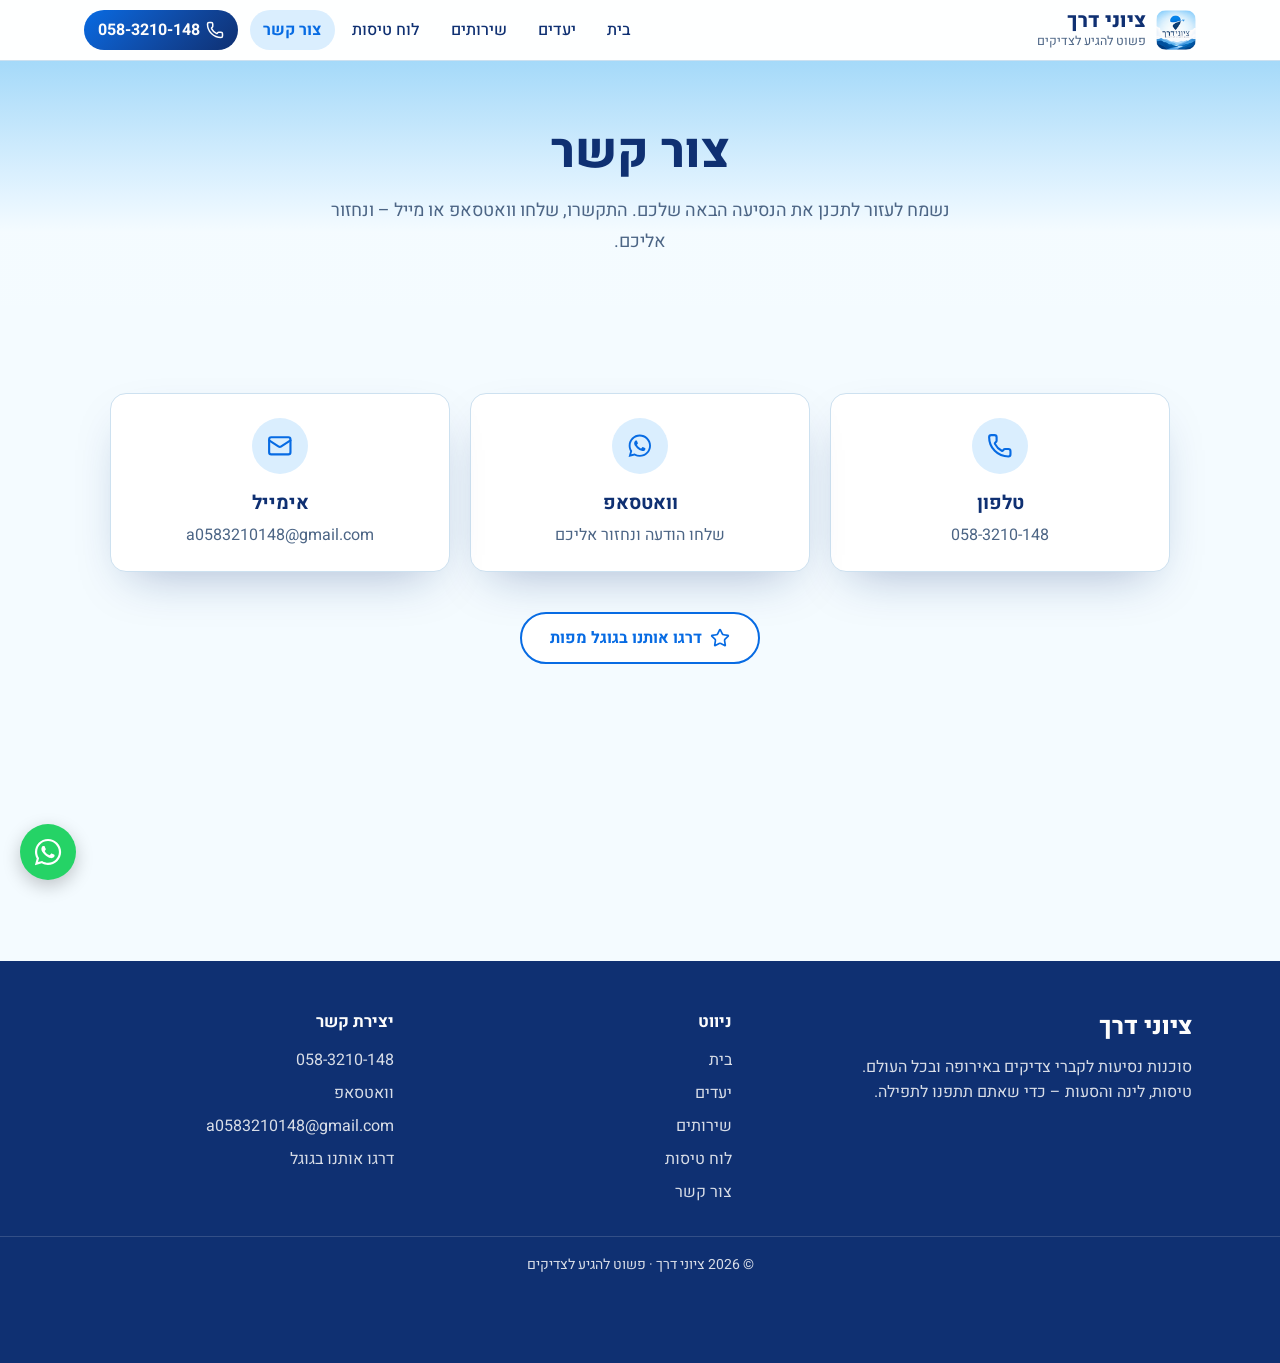
<file: צור-קשר/index.html>
<!DOCTYPE html>
<html lang="he" dir="rtl">
<head>
<meta charset="UTF-8">
<meta name="viewport" content="width=device-width, initial-scale=1">
<title>צור קשר | ציוני דרך – נסיעות לקברי צדיקים</title>
<meta name="description" content="דברו עם ציוני דרך: טלפון 058-3210-148, וואטסאפ ומייל. נשמח לתכנן איתכם את הנסיעה הבאה לקברי צדיקים.">
<meta name="google-site-verification" content="7ME-5ucrADBLRziH-3HPLdJvumnlnYWjXZVPeO7KJRw">
<meta property="og:title" content="צור קשר | ציוני דרך – נסיעות לקברי צדיקים">
<meta property="og:description" content="דברו עם ציוני דרך: טלפון 058-3210-148, וואטסאפ ומייל. נשמח לתכנן איתכם את הנסיעה הבאה לקברי צדיקים.">
<meta property="og:url" content="https://tziunei-derech.vercel.app/%D7%A6%D7%95%D7%A8-%D7%A7%D7%A9%D7%A8">
<meta property="og:type" content="website">
<meta property="og:locale" content="he_IL">
<meta property="og:site_name" content="ציוני דרך">
<meta property="og:image" content="https://tziunei-derech.vercel.app/assets/og-image.png">
<meta name="twitter:card" content="summary_large_image">
<meta name="twitter:title" content="צור קשר | ציוני דרך – נסיעות לקברי צדיקים">
<meta name="twitter:description" content="דברו עם ציוני דרך: טלפון 058-3210-148, וואטסאפ ומייל. נשמח לתכנן איתכם את הנסיעה הבאה לקברי צדיקים.">
<meta name="twitter:image" content="https://tziunei-derech.vercel.app/assets/og-image.png">
<link rel="canonical" href="https://tziunei-derech.vercel.app/%D7%A6%D7%95%D7%A8-%D7%A7%D7%A9%D7%A8">
<link rel="icon" type="image/png" href="/favicon.png">
<link rel="preconnect" href="https://fonts.googleapis.com">
<link rel="preconnect" href="https://fonts.gstatic.com" crossorigin>
<link rel="stylesheet" href="https://fonts.googleapis.com/css2?family=Heebo:wght@300;400;500;700;800&amp;display=swap">
<link rel="stylesheet" href="/assets/styles.css">
<link rel="stylesheet" href="/assets/layout.css">
<link rel="stylesheet" href="/assets/site.css">
</head>
<body>
<header class="td-header">
  <div class="td-header__inner">
    <a class="td-brand" href="/" aria-label="ציוני דרך – לדף הבית">
      <img src="/favicon.png" alt="" width="40" height="40">
      <span><strong>ציוני דרך</strong><small>פשוט להגיע לצדיקים</small></span>
    </a>
    <button class="td-menu-btn" type="button" aria-expanded="false" aria-controls="td-nav" aria-label="פתיחת תפריט"><svg xmlns="http://www.w3.org/2000/svg" viewBox="0 0 24 24" fill="none" stroke="currentColor" stroke-width="2" stroke-linecap="round" stroke-linejoin="round" aria-hidden="true"><path d="M4 6h16"/><path d="M4 12h16"/><path d="M4 18h16"/></svg></button>
    <nav id="td-nav" class="td-nav" aria-label="ניווט ראשי">
      <a href="/">בית</a>
      <a href="/יעדים">יעדים</a>
      <a href="/שירותים">שירותים</a>
      <a href="/שבת-חנוכה">לוח טיסות</a>
      <a href="/צור-קשר" aria-current="page">צור קשר</a>
      <a class="td-nav__cta" href="tel:058-3210-148"><svg xmlns="http://www.w3.org/2000/svg" viewBox="0 0 24 24" fill="none" stroke="currentColor" stroke-width="2" stroke-linecap="round" stroke-linejoin="round" aria-hidden="true"><path d="M13.832 16.568a1 1 0 0 0 1.213-.303l.355-.465A2 2 0 0 1 17 15h3a2 2 0 0 1 2 2v3a2 2 0 0 1-2 2A18 18 0 0 1 2 4a2 2 0 0 1 2-2h3a2 2 0 0 1 2 2v3a2 2 0 0 1-.8 1.6l-.468.351a1 1 0 0 0-.292 1.233 14 14 0 0 0 6.392 6.384"/></svg> 058-3210-148</a>
    </nav>
  </div>
</header>
<main class="min-h-screen bg-background text-foreground">
<section class="td-page-hero">
  <h1>צור קשר</h1>
  <p>נשמח לעזור לתכנן את הנסיעה הבאה שלכם. התקשרו, שלחו וואטסאפ או מייל – ונחזור אליכם.</p>
</section>

<div class="td-section">
  <div class="td-grid td-grid--3">
    <a class="td-card td-contact" href="tel:058-3210-148">
      <div class="td-contact__icon"><svg xmlns="http://www.w3.org/2000/svg" viewBox="0 0 24 24" fill="none" stroke="currentColor" stroke-width="2" stroke-linecap="round" stroke-linejoin="round" aria-hidden="true"><path d="M13.832 16.568a1 1 0 0 0 1.213-.303l.355-.465A2 2 0 0 1 17 15h3a2 2 0 0 1 2 2v3a2 2 0 0 1-2 2A18 18 0 0 1 2 4a2 2 0 0 1 2-2h3a2 2 0 0 1 2 2v3a2 2 0 0 1-.8 1.6l-.468.351a1 1 0 0 0-.292 1.233 14 14 0 0 0 6.392 6.384"/></svg></div>
      <h2>טלפון</h2>
      <p dir="ltr">058-3210-148</p>
    </a>
    <a class="td-card td-contact" href="https://wa.me/972583210148" target="_blank" rel="noopener noreferrer">
      <div class="td-contact__icon"><svg viewBox="0 0 448 512" fill="currentColor" aria-hidden="true"><path d="M380.9 97.1C339 55.1 283.2 32 223.9 32c-122.4 0-222 99.6-222 222 0 39.1 10.2 77.3 29.6 111L0 480l117.7-30.9c32.4 17.7 68.9 27 106.1 27h.1c122.3 0 224.1-99.6 224.1-222 0-59.3-25.2-115-67.1-157zm-157 341.6c-33.2 0-65.7-8.9-94-25.7l-6.7-4-69.8 18.3L72 359.2l-4.4-7c-18.5-29.4-28.2-63.3-28.2-98.2 0-101.7 82.8-184.5 184.6-184.5 49.3 0 95.6 19.2 130.4 54.1 34.8 34.9 56.2 81.2 56.1 130.5 0 101.8-84.9 184.6-186.6 184.6zm101.2-138.2c-5.5-2.8-32.8-16.2-37.9-18-5.1-1.9-8.8-2.8-12.5 2.8-3.7 5.6-14.3 18-17.6 21.8-3.2 3.7-6.5 4.2-12 1.4-32.6-16.3-54-29.1-75.5-66-5.7-9.8 5.7-9.1 16.3-30.3 1.8-3.7.9-6.9-.5-9.7-1.4-2.8-12.5-30.1-17.1-41.2-4.5-10.8-9.1-9.3-12.5-9.5-3.2-.2-6.9-.2-10.6-.2-3.7 0-9.7 1.4-14.8 6.9-5.1 5.6-19.4 19-19.4 46.3 0 27.3 19.9 53.7 22.6 57.4 2.8 3.7 39.1 59.7 94.8 83.8 35.2 15.2 49 16.5 66.6 13.9 10.7-1.6 32.8-13.4 37.4-26.4 4.6-13 4.6-24.1 3.2-26.4-1.3-2.5-5-3.9-10.5-6.7z"/></svg></div>
      <h2>וואטסאפ</h2>
      <p>שלחו הודעה ונחזור אליכם</p>
    </a>
    <a class="td-card td-contact" href="mailto:a0583210148@gmail.com">
      <div class="td-contact__icon"><svg xmlns="http://www.w3.org/2000/svg" viewBox="0 0 24 24" fill="none" stroke="currentColor" stroke-width="2" stroke-linecap="round" stroke-linejoin="round" aria-hidden="true"><path d="m22 7-8.991 5.727a2 2 0 0 1-2.009 0L2 7"/><rect x="2" y="4" width="20" height="16" rx="2"/></svg></div>
      <h2>אימייל</h2>
      <p dir="ltr" style="word-break: break-all">a0583210148@gmail.com</p>
    </a>
  </div>

  <div class="td-actions" style="margin-top: 2.5rem">
    <a class="td-btn td-btn--outline" href="https://g.page/r/CWj-uxINh2JdEAI/review" target="_blank" rel="noopener noreferrer"><svg xmlns="http://www.w3.org/2000/svg" viewBox="0 0 24 24" fill="none" stroke="currentColor" stroke-width="2" stroke-linecap="round" stroke-linejoin="round" aria-hidden="true"><path d="M11.525 2.295a.53.53 0 0 1 .95 0l2.31 4.679a2.123 2.123 0 0 0 1.595 1.16l5.166.756a.53.53 0 0 1 .294.904l-3.736 3.638a2.123 2.123 0 0 0-.611 1.878l.882 5.14a.53.53 0 0 1-.771.56l-4.618-2.428a2.122 2.122 0 0 0-1.973 0L6.396 21.01a.53.53 0 0 1-.77-.56l.881-5.139a2.122 2.122 0 0 0-.611-1.879L2.16 9.795a.53.53 0 0 1 .294-.906l5.165-.755a2.122 2.122 0 0 0 1.597-1.16z"/></svg> דרגו אותנו בגוגל מפות</a>
  </div>
</div>

</main>
<footer class="td-footer">
  <div class="td-footer__inner">
    <div class="td-footer__brand">
      <strong>ציוני דרך</strong>
      <p>סוכנות נסיעות לקברי צדיקים באירופה ובכל העולם. טיסות, לינה והסעות – כדי שאתם תתפנו לתפילה.</p>
    </div>
    <div>
      <h2>ניווט</h2>
      <ul>
<li><a href="/">בית</a></li>
<li><a href="/יעדים">יעדים</a></li>
<li><a href="/שירותים">שירותים</a></li>
<li><a href="/שבת-חנוכה">לוח טיסות</a></li>
<li><a href="/צור-קשר">צור קשר</a></li>
      </ul>
    </div>
    <div>
      <h2>יצירת קשר</h2>
      <ul>
        <li><a href="tel:058-3210-148" dir="ltr">058-3210-148</a></li>
        <li><a href="https://wa.me/972583210148" target="_blank" rel="noopener noreferrer">וואטסאפ</a></li>
        <li><a href="mailto:a0583210148@gmail.com" dir="ltr">a0583210148@gmail.com</a></li>
        <li><a href="https://g.page/r/CWj-uxINh2JdEAI/review" target="_blank" rel="noopener noreferrer">דרגו אותנו בגוגל</a></li>
      </ul>
    </div>
  </div>
  <div class="td-footer__bottom">© 2026 ציוני דרך · פשוט להגיע לצדיקים</div>
</footer>
<a class="wa-float" href="https://wa.me/972583210148" target="_blank" rel="noopener noreferrer" aria-label="דברו איתנו בוואטסאפ" dir="ltr">
  <span class="wa-float__text" dir="rtl">דברו איתנו</span>
  <span class="wa-float__icon"><svg viewBox="0 0 448 512" fill="currentColor" aria-hidden="true"><path d="M380.9 97.1C339 55.1 283.2 32 223.9 32c-122.4 0-222 99.6-222 222 0 39.1 10.2 77.3 29.6 111L0 480l117.7-30.9c32.4 17.7 68.9 27 106.1 27h.1c122.3 0 224.1-99.6 224.1-222 0-59.3-25.2-115-67.1-157zm-157 341.6c-33.2 0-65.7-8.9-94-25.7l-6.7-4-69.8 18.3L72 359.2l-4.4-7c-18.5-29.4-28.2-63.3-28.2-98.2 0-101.7 82.8-184.5 184.6-184.5 49.3 0 95.6 19.2 130.4 54.1 34.8 34.9 56.2 81.2 56.1 130.5 0 101.8-84.9 184.6-186.6 184.6zm101.2-138.2c-5.5-2.8-32.8-16.2-37.9-18-5.1-1.9-8.8-2.8-12.5 2.8-3.7 5.6-14.3 18-17.6 21.8-3.2 3.7-6.5 4.2-12 1.4-32.6-16.3-54-29.1-75.5-66-5.7-9.8 5.7-9.1 16.3-30.3 1.8-3.7.9-6.9-.5-9.7-1.4-2.8-12.5-30.1-17.1-41.2-4.5-10.8-9.1-9.3-12.5-9.5-3.2-.2-6.9-.2-10.6-.2-3.7 0-9.7 1.4-14.8 6.9-5.1 5.6-19.4 19-19.4 46.3 0 27.3 19.9 53.7 22.6 57.4 2.8 3.7 39.1 59.7 94.8 83.8 35.2 15.2 49 16.5 66.6 13.9 10.7-1.6 32.8-13.4 37.4-26.4 4.6-13 4.6-24.1 3.2-26.4-1.3-2.5-5-3.9-10.5-6.7z"/></svg></span>
</a>
<script>
(function () {
  var h = document.querySelector('.td-header'), b = h && h.querySelector('.td-menu-btn');
  if (!b) return;
  b.addEventListener('click', function () {
    var open = h.classList.toggle('is-open');
    b.setAttribute('aria-expanded', open ? 'true' : 'false');
    b.setAttribute('aria-label', open ? 'סגירת תפריט' : 'פתיחת תפריט');
  });
})();
</script>
</body>
</html>
</file>
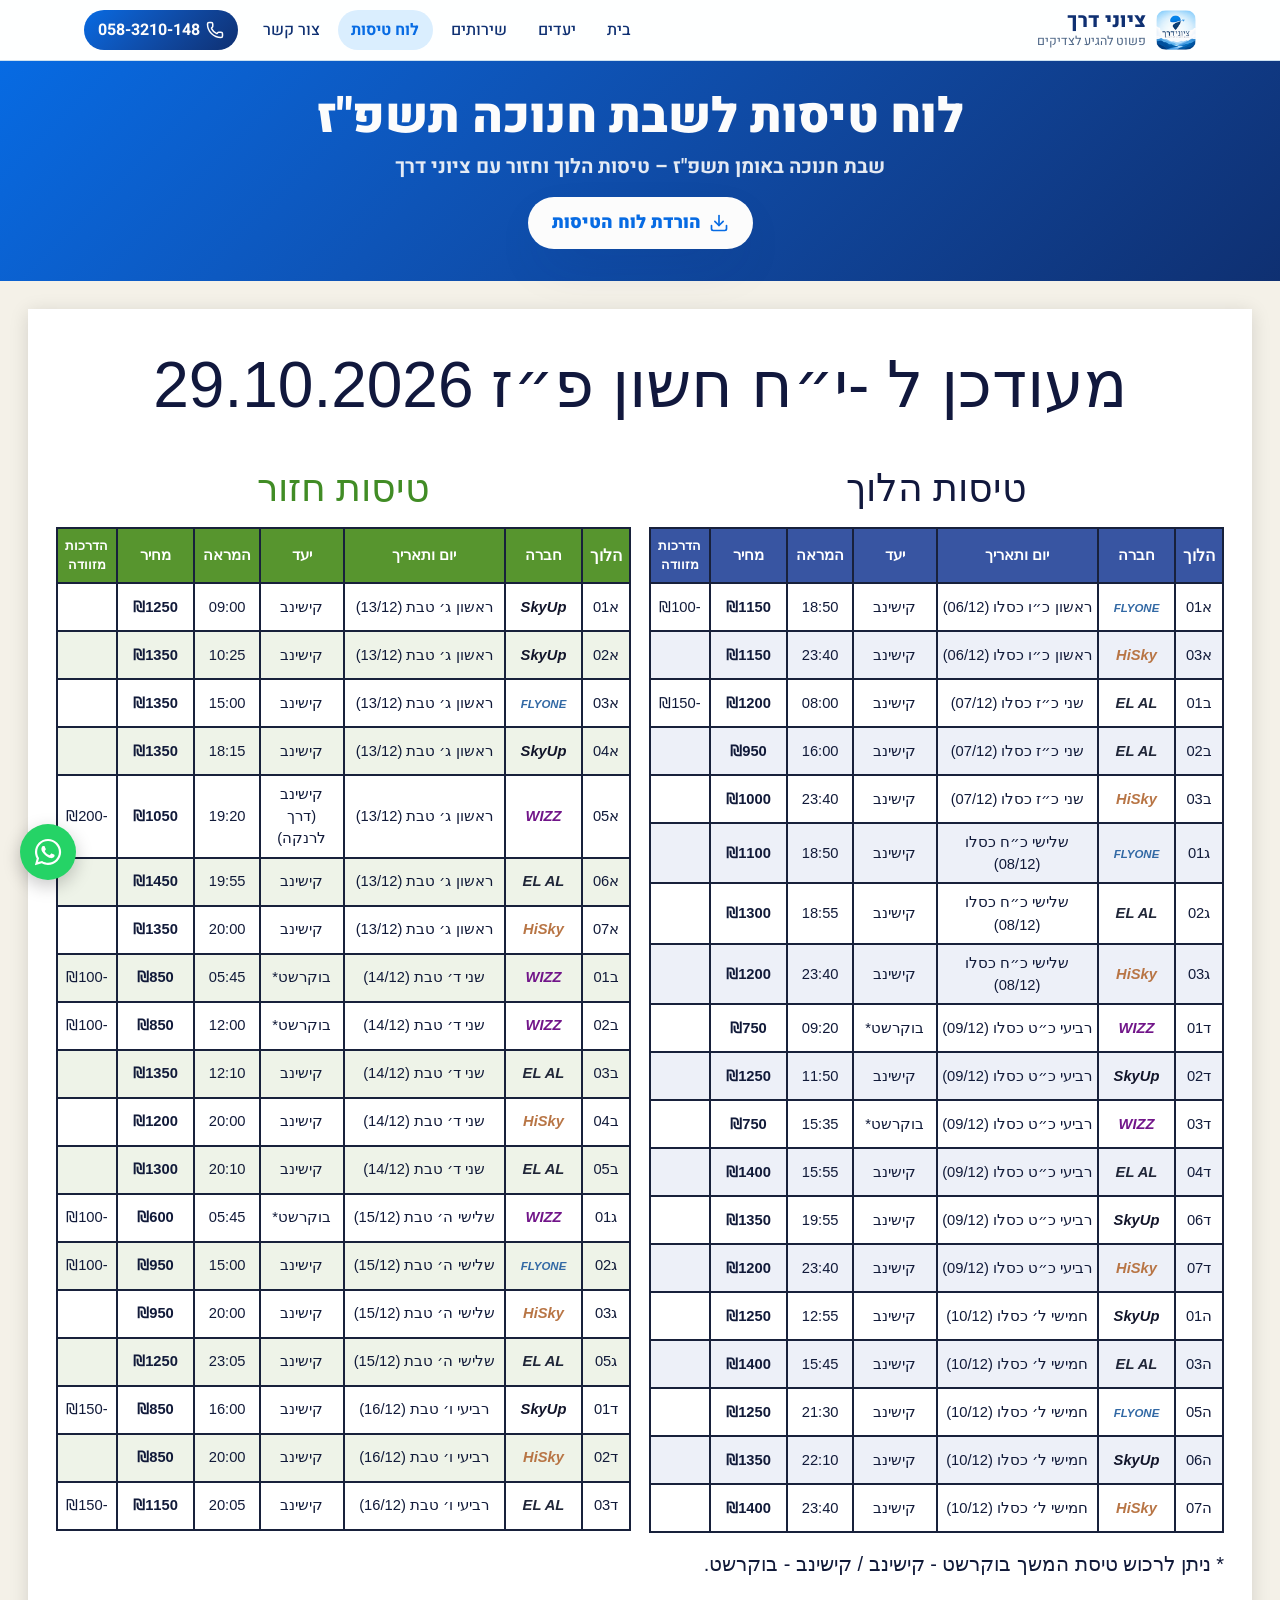
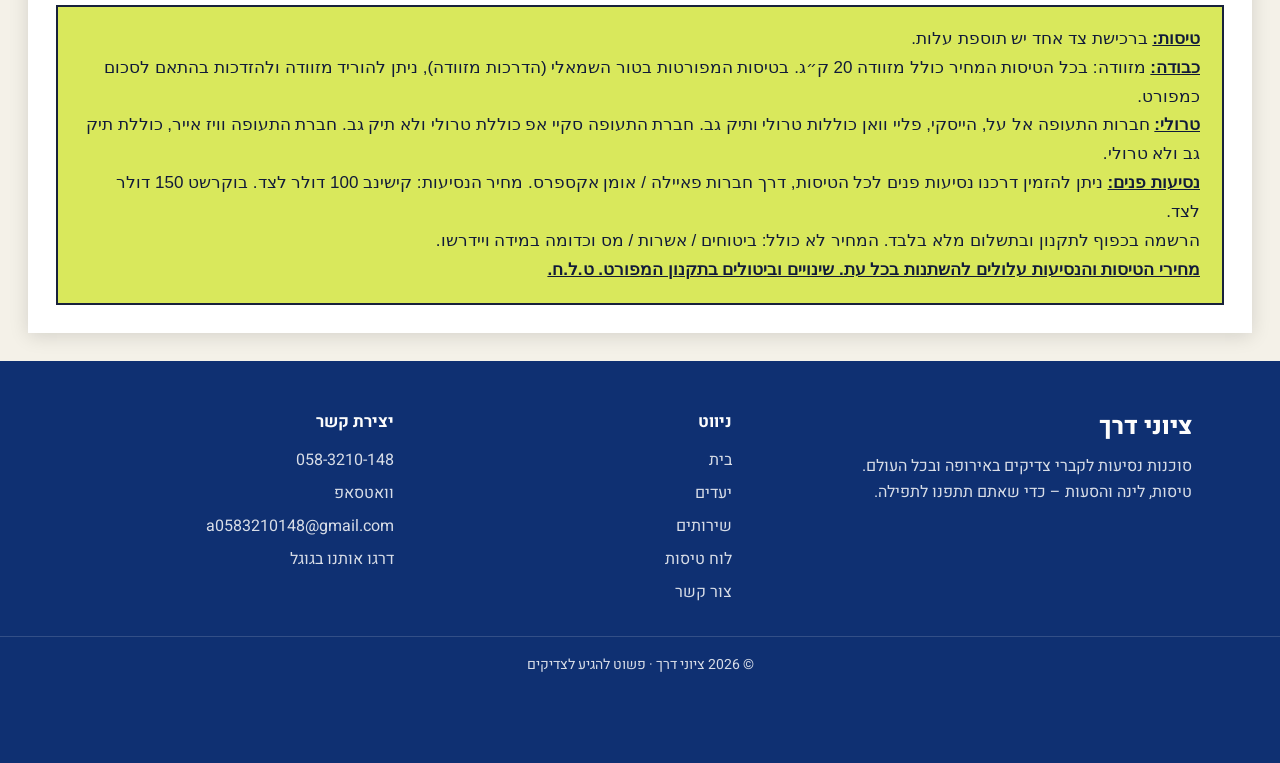
<file: שבת-חנוכה/index.html>
<!DOCTYPE html>
<html lang="he" dir="rtl">
<head>
<meta charset="UTF-8">
<meta name="viewport" content="width=device-width, initial-scale=1">
<title>שבת חנוכה באומן תשפ&quot;ז – לוח טיסות | ציוני דרך</title>
<meta name="description" content="שבת חנוכה באומן תשפ&quot;ז: לוח טיסות הלוך וחזור לשבת חנוכה באומן דרך קישינב ובוקרשט, מחירים ופרטי כבודה. ציוני דרך, טל&#x27; 058-3210-148">
<meta name="google-site-verification" content="7ME-5ucrADBLRziH-3HPLdJvumnlnYWjXZVPeO7KJRw">
<meta property="og:title" content="שבת חנוכה באומן תשפ&quot;ז – לוח טיסות | ציוני דרך">
<meta property="og:description" content="שבת חנוכה באומן תשפ&quot;ז: לוח טיסות הלוך וחזור לשבת חנוכה באומן דרך קישינב ובוקרשט, מחירים ופרטי כבודה. ציוני דרך, טל&#x27; 058-3210-148">
<meta property="og:url" content="https://tziunei-derech.vercel.app/%D7%A9%D7%91%D7%AA-%D7%97%D7%A0%D7%95%D7%9B%D7%94">
<meta property="og:type" content="website">
<meta property="og:locale" content="he_IL">
<meta property="og:site_name" content="ציוני דרך">
<meta property="og:image" content="https://tziunei-derech.vercel.app/assets/og-image.png">
<meta name="twitter:card" content="summary_large_image">
<meta name="twitter:title" content="שבת חנוכה באומן תשפ&quot;ז – לוח טיסות | ציוני דרך">
<meta name="twitter:description" content="שבת חנוכה באומן תשפ&quot;ז: לוח טיסות הלוך וחזור לשבת חנוכה באומן דרך קישינב ובוקרשט, מחירים ופרטי כבודה. ציוני דרך, טל&#x27; 058-3210-148">
<meta name="twitter:image" content="https://tziunei-derech.vercel.app/assets/og-image.png">
<link rel="canonical" href="https://tziunei-derech.vercel.app/%D7%A9%D7%91%D7%AA-%D7%97%D7%A0%D7%95%D7%9B%D7%94">
<link rel="icon" type="image/png" href="/favicon.png">
<link rel="preconnect" href="https://fonts.googleapis.com">
<link rel="preconnect" href="https://fonts.gstatic.com" crossorigin>
<link rel="stylesheet" href="https://fonts.googleapis.com/css2?family=Heebo:wght@300;400;500;700;800&amp;display=swap">
<link rel="stylesheet" href="/assets/styles.css">
<link rel="stylesheet" href="/assets/layout.css">
<link rel="stylesheet" href="/assets/site.css">
</head>
<body>
<header class="td-header">
  <div class="td-header__inner">
    <a class="td-brand" href="/" aria-label="ציוני דרך – לדף הבית">
      <img src="/favicon.png" alt="" width="40" height="40">
      <span><strong>ציוני דרך</strong><small>פשוט להגיע לצדיקים</small></span>
    </a>
    <button class="td-menu-btn" type="button" aria-expanded="false" aria-controls="td-nav" aria-label="פתיחת תפריט"><svg xmlns="http://www.w3.org/2000/svg" viewBox="0 0 24 24" fill="none" stroke="currentColor" stroke-width="2" stroke-linecap="round" stroke-linejoin="round" aria-hidden="true"><path d="M4 6h16"/><path d="M4 12h16"/><path d="M4 18h16"/></svg></button>
    <nav id="td-nav" class="td-nav" aria-label="ניווט ראשי">
      <a href="/">בית</a>
      <a href="/יעדים">יעדים</a>
      <a href="/שירותים">שירותים</a>
      <a href="/שבת-חנוכה" aria-current="page">לוח טיסות</a>
      <a href="/צור-קשר">צור קשר</a>
      <a class="td-nav__cta" href="tel:058-3210-148"><svg xmlns="http://www.w3.org/2000/svg" viewBox="0 0 24 24" fill="none" stroke="currentColor" stroke-width="2" stroke-linecap="round" stroke-linejoin="round" aria-hidden="true"><path d="M13.832 16.568a1 1 0 0 0 1.213-.303l.355-.465A2 2 0 0 1 17 15h3a2 2 0 0 1 2 2v3a2 2 0 0 1-2 2A18 18 0 0 1 2 4a2 2 0 0 1 2-2h3a2 2 0 0 1 2 2v3a2 2 0 0 1-.8 1.6l-.468.351a1 1 0 0 0-.292 1.233 14 14 0 0 0 6.392 6.384"/></svg> 058-3210-148</a>
    </nav>
  </div>
</header>
<main class="min-h-screen bg-background text-foreground">
<div class="bg-deep-gradient px-6 py-8 text-center text-primary-foreground"><h1 class="text-3xl font-black sm:text-5xl">לוח טיסות לשבת חנוכה תשפ&quot;ז</h1><p class="mt-3 text-lg font-bold opacity-90 sm:text-xl">שבת חנוכה באומן תשפ&quot;ז – טיסות הלוך וחזור עם ציוני דרך</p><div class="mt-4 flex flex-wrap items-center justify-center gap-4"><a href="/files/luach-tisot-chanuka.pdf" download="לוח-טיסות-שבת-חנוכה-תשפז.pdf" class="inline-flex items-center gap-2 rounded-full bg-primary-foreground px-6 py-3 text-lg font-black text-primary shadow-soft transition-transform hover:scale-105"><svg xmlns="http://www.w3.org/2000/svg" width="24" height="24" viewBox="0 0 24 24" fill="none" stroke="currentColor" stroke-width="2" stroke-linecap="round" stroke-linejoin="round" class="lucide lucide-download h-5 w-5" aria-hidden="true"><path d="M12 15V3"></path><path d="M21 15v4a2 2 0 0 1-2 2H5a2 2 0 0 1-2-2v-4"></path><path d="m7 10 5 5 5-5"></path></svg>הורדת לוח הטיסות</a></div></div><style>.ft-wrap *{box-sizing:border-box}.ft-wrap{padding:28px;background:#f4f1e8;color:#111a39;font-family:Arial,"Noto Sans Hebrew",sans-serif}.ft-wrap .page{max-width:1500px;margin:auto;background:#fff;padding:28px;box-shadow:0 3px 18px #0002}.ft-wrap h1{text-align:center;font-size:clamp(34px,5vw,64px);margin:0 0 26px;color:#11183d}.ft-wrap .tables{display:grid;grid-template-columns:1fr 1fr;gap:18px}.ft-wrap .block h2{font-size:clamp(26px,3vw,40px);text-align:center;margin:0 0 10px}.ft-wrap .out h2{color:#418c25}.ft-wrap .back h2{color:#11183d}.ft-wrap table{width:100%;border-collapse:collapse;table-layout:fixed;font-size:clamp(12px,1.15vw,17px);direction:rtl}.ft-wrap th,.ft-wrap td{border:2px solid #18213b;padding:7px 4px;text-align:center;vertical-align:middle;overflow-wrap:anywhere;height:48px}.ft-wrap th{background:#3855a2;color:white;font-weight:bold}.ft-wrap .out th{background:#57952e}.ft-wrap .code{width:8%;font-weight:bold;font-size:1.1em}.ft-wrap .air{width:13%;font-weight:bold}.ft-wrap .date{width:27%;font-weight:bold}.ft-wrap .dest{width:14%}.ft-wrap .time{width:11%}.ft-wrap .price{width:13%;font-weight:bold;white-space:nowrap}.ft-wrap .baggage{width:10%;font-size:.9em}.ft-wrap .row:nth-child(even){background:#edf0f8}.ft-wrap .out .row:nth-child(even){background:#eef3e8}.ft-wrap .price span{direction:ltr;unicode-bidi:isolate}.ft-wrap .logo{font-weight:900;font-style:italic;line-height:.9}.ft-wrap .sky{color:#12152a}.ft-wrap .hi{color:#b87545}.ft-wrap .wizz{color:#711589}.ft-wrap .fly{color:#3168a4;font-size:.78em}.ft-wrap .elal{color:#202638;line-height:.78}.ft-wrap .foot{font-size:20px;margin:16px 0}.ft-wrap .notice{background:#d9e85c;border:2px solid #18213b;padding:18px 22px;font-size:17px;line-height:1.7;margin-top:26px}.ft-wrap .notice b{text-decoration:underline}.ft-wrap .small{color:#555;font-size:12px;margin-top:14px}@media(max-width:850px){.ft-wrap{padding:8px}.ft-wrap .page{padding:12px}.ft-wrap .tables{grid-template-columns:1fr}.ft-wrap table{font-size:13px}.ft-wrap .block{overflow-x:auto}.ft-wrap .block table{min-width:620px}}
.ft-wrap .tables>*{min-width:0}
@media(max-width:850px){
.ft-wrap{padding:4px}.ft-wrap .page{padding:6px}
.ft-wrap .block{overflow-x:visible}
.ft-wrap .block table{min-width:0;font-size:11px}
.ft-wrap th,.ft-wrap td{padding:4px 1px;height:auto;border-width:1px}
.ft-wrap .code{width:9%}.ft-wrap .air{width:14%}.ft-wrap .date{width:22%}.ft-wrap .dest{width:14%}.ft-wrap .time{width:12%}.ft-wrap .price{width:14%;white-space:normal}.ft-wrap .baggage{width:15%;font-size:10px}
.ft-wrap .notice{padding:10px;font-size:14px}.ft-wrap .foot{font-size:15px}
}</style><div class="ft-wrap" dir="rtl"><div class="page"><h1>מעודכן ל -י״ח חשון פ״ז
29.10.2026</h1><div class="tables">
<section class="block back"><h2>טיסות הלוך</h2><table><thead><tr><th class="code">הלוך</th><th class="air">חברה</th><th class="date">יום ותאריך</th><th class="dest">יעד</th><th class="time">המראה</th><th class="price">מחיר</th><th class="baggage">הדרכות מזוודה</th></tr></thead><tbody>
<tr class="row"><td>א01</td><td><span class="logo fly">FLYONE</span></td><td>ראשון כ״ו כסלו (06/12)</td><td>קישינב</td><td>18:50</td><td class="price"><span>₪1150</span></td><td>-₪100</td></tr>
<tr class="row"><td>א03</td><td><span class="logo hi">HiSky</span></td><td>ראשון כ״ו כסלו (06/12)</td><td>קישינב</td><td>23:40</td><td class="price"><span>₪1150</span></td><td></td></tr>
<tr class="row"><td>ב01</td><td><span class="logo elal">EL AL</span></td><td>שני כ״ז כסלו (07/12)</td><td>קישינב</td><td>08:00</td><td class="price"><span>₪1200</span></td><td>-₪150</td></tr>
<tr class="row"><td>ב02</td><td><span class="logo elal">EL AL</span></td><td>שני כ״ז כסלו (07/12)</td><td>קישינב</td><td>16:00</td><td class="price"><span>₪950</span></td><td></td></tr>
<tr class="row"><td>ב03</td><td><span class="logo hi">HiSky</span></td><td>שני כ״ז כסלו (07/12)</td><td>קישינב</td><td>23:40</td><td class="price"><span>₪1000</span></td><td></td></tr>
<tr class="row"><td>ג01</td><td><span class="logo fly">FLYONE</span></td><td>שלישי כ״ח כסלו (08/12)</td><td>קישינב</td><td>18:50</td><td class="price"><span>₪1100</span></td><td></td></tr>
<tr class="row"><td>ג02</td><td><span class="logo elal">EL AL</span></td><td>שלישי כ״ח כסלו (08/12)</td><td>קישינב</td><td>18:55</td><td class="price"><span>₪1300</span></td><td></td></tr>
<tr class="row"><td>ג03</td><td><span class="logo hi">HiSky</span></td><td>שלישי כ״ח כסלו (08/12)</td><td>קישינב</td><td>23:40</td><td class="price"><span>₪1200</span></td><td></td></tr>
<tr class="row"><td>ד01</td><td><span class="logo wizz">WIZZ</span></td><td>רביעי כ״ט כסלו (09/12)</td><td>בוקרשט*</td><td>09:20</td><td class="price"><span>₪750</span></td><td></td></tr>
<tr class="row"><td>ד02</td><td><span class="logo sky">SkyUp</span></td><td>רביעי כ״ט כסלו (09/12)</td><td>קישינב</td><td>11:50</td><td class="price"><span>₪1250</span></td><td></td></tr>
<tr class="row"><td>ד03</td><td><span class="logo wizz">WIZZ</span></td><td>רביעי כ״ט כסלו (09/12)</td><td>בוקרשט*</td><td>15:35</td><td class="price"><span>₪750</span></td><td></td></tr>
<tr class="row"><td>ד04</td><td><span class="logo elal">EL AL</span></td><td>רביעי כ״ט כסלו (09/12)</td><td>קישינב</td><td>15:55</td><td class="price"><span>₪1400</span></td><td></td></tr>
<tr class="row"><td>ד06</td><td><span class="logo sky">SkyUp</span></td><td>רביעי כ״ט כסלו (09/12)</td><td>קישינב</td><td>19:55</td><td class="price"><span>₪1350</span></td><td></td></tr>
<tr class="row"><td>ד07</td><td><span class="logo hi">HiSky</span></td><td>רביעי כ״ט כסלו (09/12)</td><td>קישינב</td><td>23:40</td><td class="price"><span>₪1200</span></td><td></td></tr>
<tr class="row"><td>ה01</td><td><span class="logo sky">SkyUp</span></td><td>חמישי ל׳ כסלו (10/12)</td><td>קישינב</td><td>12:55</td><td class="price"><span>₪1250</span></td><td></td></tr>
<tr class="row"><td>ה03</td><td><span class="logo elal">EL AL</span></td><td>חמישי ל׳ כסלו (10/12)</td><td>קישינב</td><td>15:45</td><td class="price"><span>₪1400</span></td><td></td></tr>
<tr class="row"><td>ה05</td><td><span class="logo fly">FLYONE</span></td><td>חמישי ל׳ כסלו (10/12)</td><td>קישינב</td><td>21:30</td><td class="price"><span>₪1250</span></td><td></td></tr>
<tr class="row"><td>ה06</td><td><span class="logo sky">SkyUp</span></td><td>חמישי ל׳ כסלו (10/12)</td><td>קישינב</td><td>22:10</td><td class="price"><span>₪1350</span></td><td></td></tr>
<tr class="row"><td>ה07</td><td><span class="logo hi">HiSky</span></td><td>חמישי ל׳ כסלו (10/12)</td><td>קישינב</td><td>23:40</td><td class="price"><span>₪1400</span></td><td></td></tr>
</tbody></table></section>
<section class="block out"><h2>טיסות חזור</h2><table><thead><tr><th class="code">הלוך</th><th class="air">חברה</th><th class="date">יום ותאריך</th><th class="dest">יעד</th><th class="time">המראה</th><th class="price">מחיר</th><th class="baggage">הדרכות מזוודה</th></tr></thead><tbody>
<tr class="row"><td>א01</td><td><span class="logo sky">SkyUp</span></td><td>ראשון ג׳ טבת (13/12)</td><td>קישינב</td><td>09:00</td><td class="price"><span>₪1250</span></td><td></td></tr>
<tr class="row"><td>א02</td><td><span class="logo sky">SkyUp</span></td><td>ראשון ג׳ טבת (13/12)</td><td>קישינב</td><td>10:25</td><td class="price"><span>₪1350</span></td><td></td></tr>
<tr class="row"><td>א03</td><td><span class="logo fly">FLYONE</span></td><td>ראשון ג׳ טבת (13/12)</td><td>קישינב</td><td>15:00</td><td class="price"><span>₪1350</span></td><td></td></tr>
<tr class="row"><td>א04</td><td><span class="logo sky">SkyUp</span></td><td>ראשון ג׳ טבת (13/12)</td><td>קישינב</td><td>18:15</td><td class="price"><span>₪1350</span></td><td></td></tr>
<tr class="row"><td>א05</td><td><span class="logo wizz">WIZZ</span></td><td>ראשון ג׳ טבת (13/12)</td><td>קישינב<br>(דרך לרנקה)</td><td>19:20</td><td class="price"><span>₪1050</span></td><td>-₪200</td></tr>
<tr class="row"><td>א06</td><td><span class="logo elal">EL AL</span></td><td>ראשון ג׳ טבת (13/12)</td><td>קישינב</td><td>19:55</td><td class="price"><span>₪1450</span></td><td></td></tr>
<tr class="row"><td>א07</td><td><span class="logo hi">HiSky</span></td><td>ראשון ג׳ טבת (13/12)</td><td>קישינב</td><td>20:00</td><td class="price"><span>₪1350</span></td><td></td></tr>
<tr class="row"><td>ב01</td><td><span class="logo wizz">WIZZ</span></td><td>שני ד׳ טבת (14/12)</td><td>בוקרשט*</td><td>05:45</td><td class="price"><span>₪850</span></td><td>-₪100</td></tr>
<tr class="row"><td>ב02</td><td><span class="logo wizz">WIZZ</span></td><td>שני ד׳ טבת (14/12)</td><td>בוקרשט*</td><td>12:00</td><td class="price"><span>₪850</span></td><td>-₪100</td></tr>
<tr class="row"><td>ב03</td><td><span class="logo elal">EL AL</span></td><td>שני ד׳ טבת (14/12)</td><td>קישינב</td><td>12:10</td><td class="price"><span>₪1350</span></td><td></td></tr>
<tr class="row"><td>ב04</td><td><span class="logo hi">HiSky</span></td><td>שני ד׳ טבת (14/12)</td><td>קישינב</td><td>20:00</td><td class="price"><span>₪1200</span></td><td></td></tr>
<tr class="row"><td>ב05</td><td><span class="logo elal">EL AL</span></td><td>שני ד׳ טבת (14/12)</td><td>קישינב</td><td>20:10</td><td class="price"><span>₪1300</span></td><td></td></tr>
<tr class="row"><td>ג01</td><td><span class="logo wizz">WIZZ</span></td><td>שלישי ה׳ טבת (15/12)</td><td>בוקרשט*</td><td>05:45</td><td class="price"><span>₪600</span></td><td>-₪100</td></tr>
<tr class="row"><td>ג02</td><td><span class="logo fly">FLYONE</span></td><td>שלישי ה׳ טבת (15/12)</td><td>קישינב</td><td>15:00</td><td class="price"><span>₪950</span></td><td>-₪100</td></tr>
<tr class="row"><td>ג03</td><td><span class="logo hi">HiSky</span></td><td>שלישי ה׳ טבת (15/12)</td><td>קישינב</td><td>20:00</td><td class="price"><span>₪950</span></td><td></td></tr>
<tr class="row"><td>ג05</td><td><span class="logo elal">EL AL</span></td><td>שלישי ה׳ טבת (15/12)</td><td>קישינב</td><td>23:05</td><td class="price"><span>₪1250</span></td><td></td></tr>
<tr class="row"><td>ד01</td><td><span class="logo sky">SkyUp</span></td><td>רביעי ו׳ טבת (16/12)</td><td>קישינב</td><td>16:00</td><td class="price"><span>₪850</span></td><td>-₪150</td></tr>
<tr class="row"><td>ד02</td><td><span class="logo hi">HiSky</span></td><td>רביעי ו׳ טבת (16/12)</td><td>קישינב</td><td>20:00</td><td class="price"><span>₪850</span></td><td></td></tr>
<tr class="row"><td>ד03</td><td><span class="logo elal">EL AL</span></td><td>רביעי ו׳ טבת (16/12)</td><td>קישינב</td><td>20:05</td><td class="price"><span>₪1150</span></td><td>-₪150</td></tr>
</tbody></table></section></div>
<p class="foot">* ניתן לרכוש טיסת המשך בוקרשט - קישינב / קישינב - בוקרשט.</p>
<div class="notice"><b>טיסות:</b> ברכישת צד אחד יש תוספת עלות.<br><b>כבודה:</b> מזוודה: בכל הטיסות המחיר כולל מזוודה 20 ק״ג. בטיסות המפורטות בטור השמאלי (הדרכות מזוודה), ניתן להוריד מזוודה ולהזדכות בהתאם לסכום כמפורט.<br><b>טרולי:</b> חברות התעופה אל על, הייסקי, פליי וואן כוללות טרולי ותיק גב. חברת התעופה סקיי אפ כוללת טרולי ולא תיק גב. חברת התעופה וויז אייר, כוללת תיק גב ולא טרולי.<br><b>נסיעות פנים:</b> ניתן להזמין דרכנו נסיעות פנים לכל הטיסות, דרך חברות פאיילה / אומן אקספרס. מחיר הנסיעות: קישינב 100 דולר לצד. בוקרשט 150 דולר לצד. <br>הרשמה בכפוף לתקנון ובתשלום מלא בלבד. המחיר לא כולל: ביטוחים / אשרות / מס וכדומה במידה ויידרשו.<br><b>מחירי הטיסות והנסיעות עלולים להשתנות בכל עת. שינויים וביטולים בתקנון המפורט. ט.ל.ח.</b></div></div></div>
</main>
<footer class="td-footer">
  <div class="td-footer__inner">
    <div class="td-footer__brand">
      <strong>ציוני דרך</strong>
      <p>סוכנות נסיעות לקברי צדיקים באירופה ובכל העולם. טיסות, לינה והסעות – כדי שאתם תתפנו לתפילה.</p>
    </div>
    <div>
      <h2>ניווט</h2>
      <ul>
<li><a href="/">בית</a></li>
<li><a href="/יעדים">יעדים</a></li>
<li><a href="/שירותים">שירותים</a></li>
<li><a href="/שבת-חנוכה">לוח טיסות</a></li>
<li><a href="/צור-קשר">צור קשר</a></li>
      </ul>
    </div>
    <div>
      <h2>יצירת קשר</h2>
      <ul>
        <li><a href="tel:058-3210-148" dir="ltr">058-3210-148</a></li>
        <li><a href="https://wa.me/972583210148" target="_blank" rel="noopener noreferrer">וואטסאפ</a></li>
        <li><a href="mailto:a0583210148@gmail.com" dir="ltr">a0583210148@gmail.com</a></li>
        <li><a href="https://g.page/r/CWj-uxINh2JdEAI/review" target="_blank" rel="noopener noreferrer">דרגו אותנו בגוגל</a></li>
      </ul>
    </div>
  </div>
  <div class="td-footer__bottom">© 2026 ציוני דרך · פשוט להגיע לצדיקים</div>
</footer>
<a class="wa-float" href="https://wa.me/972583210148" target="_blank" rel="noopener noreferrer" aria-label="דברו איתנו בוואטסאפ" dir="ltr">
  <span class="wa-float__text" dir="rtl">דברו איתנו</span>
  <span class="wa-float__icon"><svg viewBox="0 0 448 512" fill="currentColor" aria-hidden="true"><path d="M380.9 97.1C339 55.1 283.2 32 223.9 32c-122.4 0-222 99.6-222 222 0 39.1 10.2 77.3 29.6 111L0 480l117.7-30.9c32.4 17.7 68.9 27 106.1 27h.1c122.3 0 224.1-99.6 224.1-222 0-59.3-25.2-115-67.1-157zm-157 341.6c-33.2 0-65.7-8.9-94-25.7l-6.7-4-69.8 18.3L72 359.2l-4.4-7c-18.5-29.4-28.2-63.3-28.2-98.2 0-101.7 82.8-184.5 184.6-184.5 49.3 0 95.6 19.2 130.4 54.1 34.8 34.9 56.2 81.2 56.1 130.5 0 101.8-84.9 184.6-186.6 184.6zm101.2-138.2c-5.5-2.8-32.8-16.2-37.9-18-5.1-1.9-8.8-2.8-12.5 2.8-3.7 5.6-14.3 18-17.6 21.8-3.2 3.7-6.5 4.2-12 1.4-32.6-16.3-54-29.1-75.5-66-5.7-9.8 5.7-9.1 16.3-30.3 1.8-3.7.9-6.9-.5-9.7-1.4-2.8-12.5-30.1-17.1-41.2-4.5-10.8-9.1-9.3-12.5-9.5-3.2-.2-6.9-.2-10.6-.2-3.7 0-9.7 1.4-14.8 6.9-5.1 5.6-19.4 19-19.4 46.3 0 27.3 19.9 53.7 22.6 57.4 2.8 3.7 39.1 59.7 94.8 83.8 35.2 15.2 49 16.5 66.6 13.9 10.7-1.6 32.8-13.4 37.4-26.4 4.6-13 4.6-24.1 3.2-26.4-1.3-2.5-5-3.9-10.5-6.7z"/></svg></span>
</a>
<script>
(function () {
  var h = document.querySelector('.td-header'), b = h && h.querySelector('.td-menu-btn');
  if (!b) return;
  b.addEventListener('click', function () {
    var open = h.classList.toggle('is-open');
    b.setAttribute('aria-expanded', open ? 'true' : 'false');
    b.setAttribute('aria-label', open ? 'סגירת תפריט' : 'פתיחת תפריט');
  });
})();
</script>
</body>
</html>
</file>
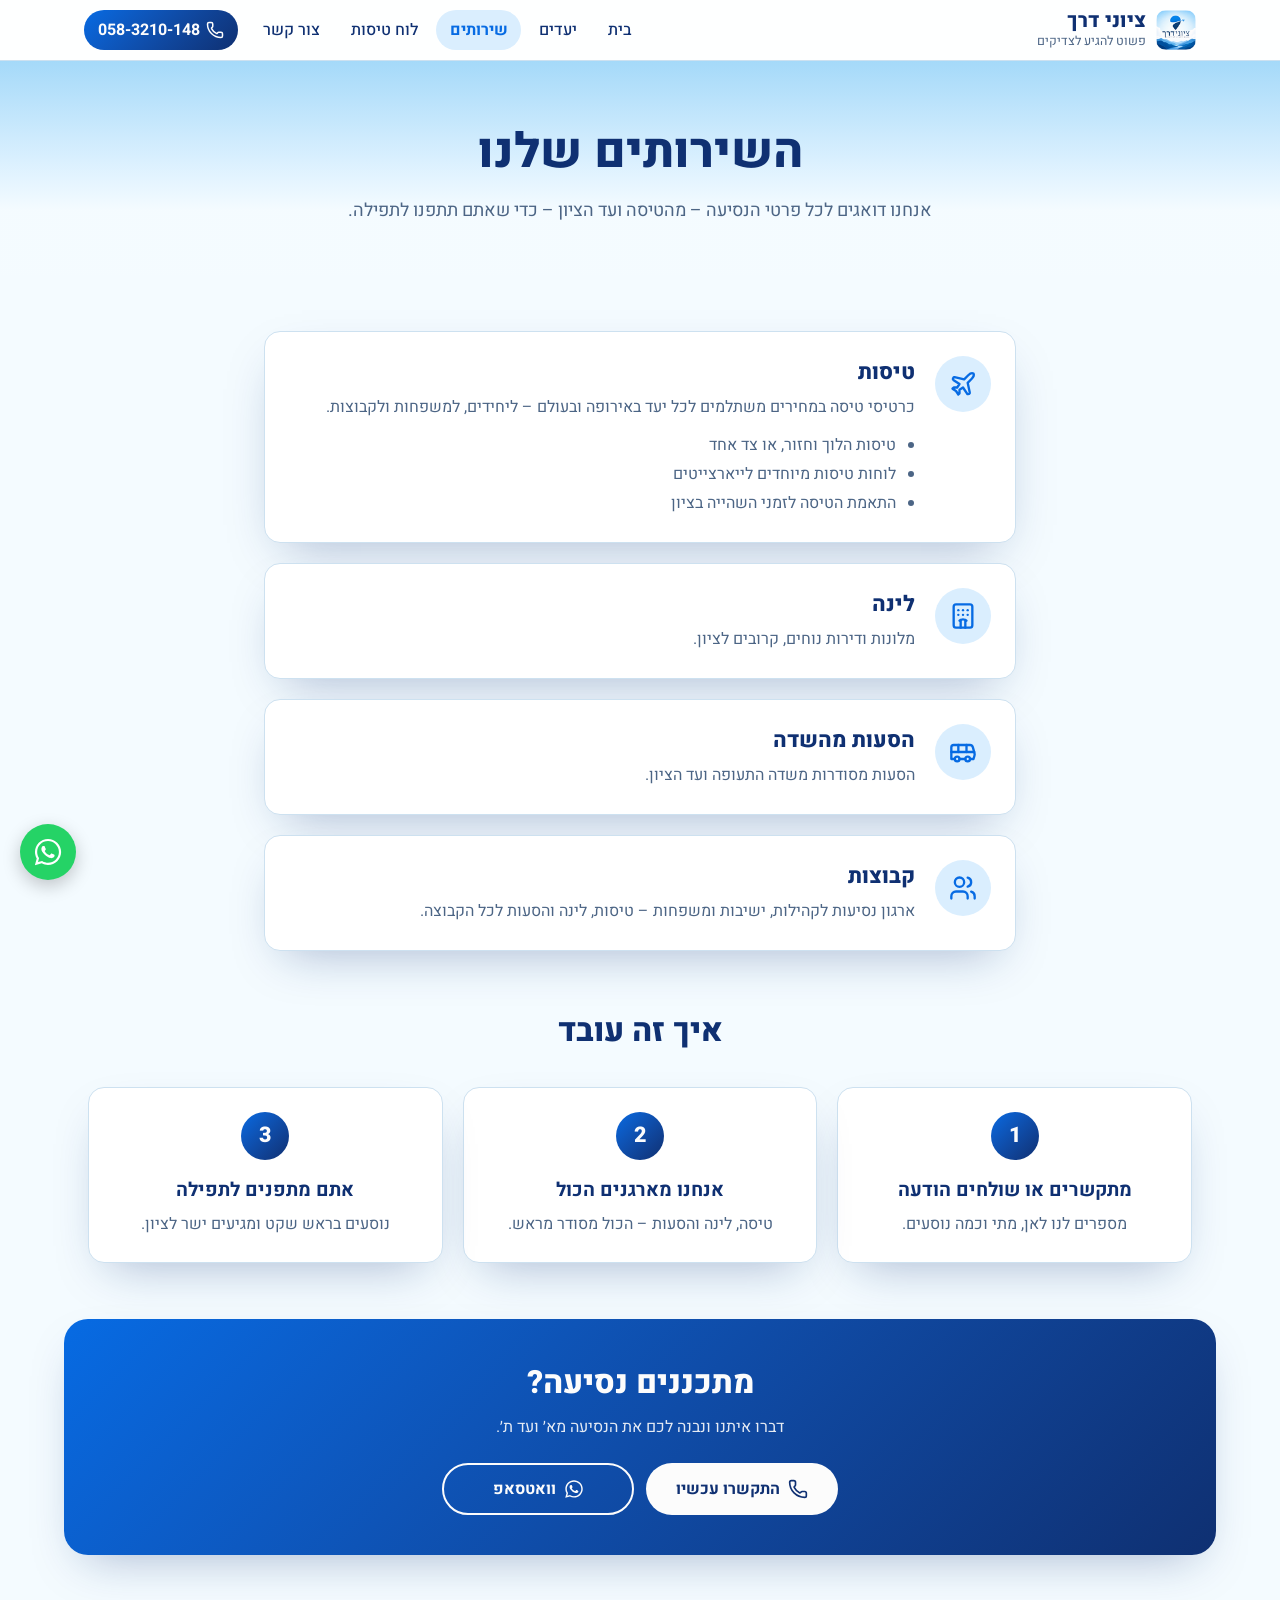
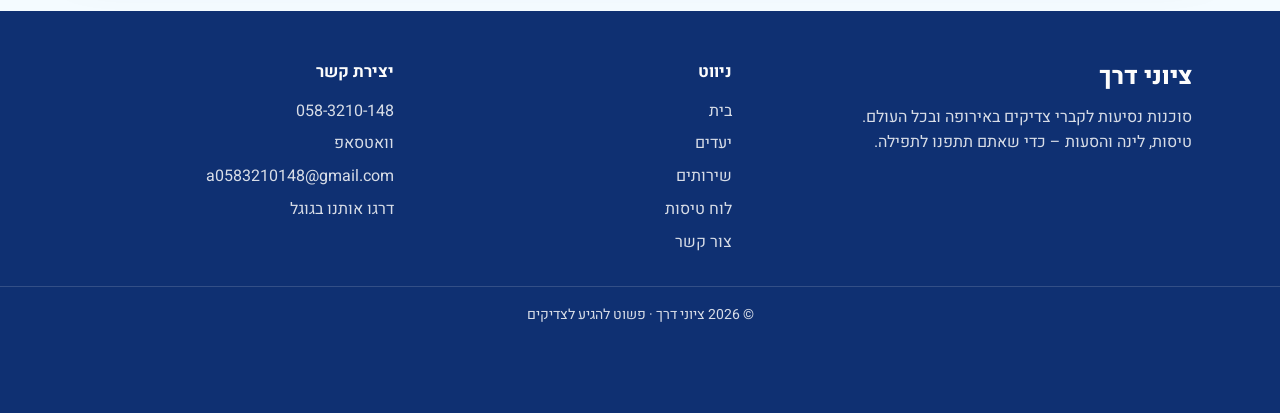
<file: שירותים/index.html>
<!DOCTYPE html>
<html lang="he" dir="rtl">
<head>
<meta charset="UTF-8">
<meta name="viewport" content="width=device-width, initial-scale=1">
<title>השירותים שלנו – טיסות, לינה והסעות | ציוני דרך</title>
<meta name="description" content="ציוני דרך דואגים לכל הנסיעה: כרטיסי טיסה לכל יעד, לינה קרובה לציון, הסעות משדה התעופה וארגון נסיעות לקבוצות.">
<meta name="google-site-verification" content="7ME-5ucrADBLRziH-3HPLdJvumnlnYWjXZVPeO7KJRw">
<meta property="og:title" content="השירותים שלנו – טיסות, לינה והסעות | ציוני דרך">
<meta property="og:description" content="ציוני דרך דואגים לכל הנסיעה: כרטיסי טיסה לכל יעד, לינה קרובה לציון, הסעות משדה התעופה וארגון נסיעות לקבוצות.">
<meta property="og:url" content="https://tziunei-derech.vercel.app/%D7%A9%D7%99%D7%A8%D7%95%D7%AA%D7%99%D7%9D">
<meta property="og:type" content="website">
<meta property="og:locale" content="he_IL">
<meta property="og:site_name" content="ציוני דרך">
<meta property="og:image" content="https://tziunei-derech.vercel.app/assets/og-image.png">
<meta name="twitter:card" content="summary_large_image">
<meta name="twitter:title" content="השירותים שלנו – טיסות, לינה והסעות | ציוני דרך">
<meta name="twitter:description" content="ציוני דרך דואגים לכל הנסיעה: כרטיסי טיסה לכל יעד, לינה קרובה לציון, הסעות משדה התעופה וארגון נסיעות לקבוצות.">
<meta name="twitter:image" content="https://tziunei-derech.vercel.app/assets/og-image.png">
<link rel="canonical" href="https://tziunei-derech.vercel.app/%D7%A9%D7%99%D7%A8%D7%95%D7%AA%D7%99%D7%9D">
<link rel="icon" type="image/png" href="/favicon.png">
<link rel="preconnect" href="https://fonts.googleapis.com">
<link rel="preconnect" href="https://fonts.gstatic.com" crossorigin>
<link rel="stylesheet" href="https://fonts.googleapis.com/css2?family=Heebo:wght@300;400;500;700;800&amp;display=swap">
<link rel="stylesheet" href="/assets/styles.css">
<link rel="stylesheet" href="/assets/layout.css">
<link rel="stylesheet" href="/assets/site.css">
</head>
<body>
<header class="td-header">
  <div class="td-header__inner">
    <a class="td-brand" href="/" aria-label="ציוני דרך – לדף הבית">
      <img src="/favicon.png" alt="" width="40" height="40">
      <span><strong>ציוני דרך</strong><small>פשוט להגיע לצדיקים</small></span>
    </a>
    <button class="td-menu-btn" type="button" aria-expanded="false" aria-controls="td-nav" aria-label="פתיחת תפריט"><svg xmlns="http://www.w3.org/2000/svg" viewBox="0 0 24 24" fill="none" stroke="currentColor" stroke-width="2" stroke-linecap="round" stroke-linejoin="round" aria-hidden="true"><path d="M4 6h16"/><path d="M4 12h16"/><path d="M4 18h16"/></svg></button>
    <nav id="td-nav" class="td-nav" aria-label="ניווט ראשי">
      <a href="/">בית</a>
      <a href="/יעדים">יעדים</a>
      <a href="/שירותים" aria-current="page">שירותים</a>
      <a href="/שבת-חנוכה">לוח טיסות</a>
      <a href="/צור-קשר">צור קשר</a>
      <a class="td-nav__cta" href="tel:058-3210-148"><svg xmlns="http://www.w3.org/2000/svg" viewBox="0 0 24 24" fill="none" stroke="currentColor" stroke-width="2" stroke-linecap="round" stroke-linejoin="round" aria-hidden="true"><path d="M13.832 16.568a1 1 0 0 0 1.213-.303l.355-.465A2 2 0 0 1 17 15h3a2 2 0 0 1 2 2v3a2 2 0 0 1-2 2A18 18 0 0 1 2 4a2 2 0 0 1 2-2h3a2 2 0 0 1 2 2v3a2 2 0 0 1-.8 1.6l-.468.351a1 1 0 0 0-.292 1.233 14 14 0 0 0 6.392 6.384"/></svg> 058-3210-148</a>
    </nav>
  </div>
</header>
<main class="min-h-screen bg-background text-foreground">
<section class="td-page-hero">
  <h1>השירותים שלנו</h1>
  <p>אנחנו דואגים לכל פרטי הנסיעה – מהטיסה ועד הציון – כדי שאתם תתפנו לתפילה.</p>
</section>

<div class="td-section td-section--narrow">
  <article class="td-card td-service">
    <div class="td-service__icon"><svg xmlns="http://www.w3.org/2000/svg" viewBox="0 0 24 24" fill="none" stroke="currentColor" stroke-width="2" stroke-linecap="round" stroke-linejoin="round" aria-hidden="true"><path d="M17.8 19.2 16 11l3.5-3.5C21 6 21.5 4 21 3c-1-.5-3 0-4.5 1.5L13 8 4.8 6.2c-.5-.1-.9.1-1.1.5l-.3.5c-.2.5-.1 1 .3 1.3L9 12l-2 3H4l-1 1 3 2 2 3 1-1v-3l3-2 3.5 5.3c.3.4.8.5 1.3.3l.5-.2c.4-.3.6-.7.5-1.2z"/></svg></div>
    <div>
      <h2>טיסות</h2>
      <p>כרטיסי טיסה במחירים משתלמים לכל יעד באירופה ובעולם – ליחידים, למשפחות ולקבוצות.</p>
      <ul>
        <li>טיסות הלוך וחזור, או צד אחד</li>
        <li>לוחות טיסות מיוחדים לייארצייטים</li>
        <li>התאמת הטיסה לזמני השהייה בציון</li>
      </ul>
    </div>
  </article>

  <article class="td-card td-service">
    <div class="td-service__icon"><svg xmlns="http://www.w3.org/2000/svg" viewBox="0 0 24 24" fill="none" stroke="currentColor" stroke-width="2" stroke-linecap="round" stroke-linejoin="round" aria-hidden="true"><path d="M10 22v-6.57"/><path d="M12 11h.01"/><path d="M12 7h.01"/><path d="M14 15.43V22"/><path d="M15 16a5 5 0 0 0-6 0"/><path d="M16 11h.01"/><path d="M16 7h.01"/><path d="M8 11h.01"/><path d="M8 7h.01"/><rect x="4" y="2" width="16" height="20" rx="2"/></svg></div>
    <div>
      <h2>לינה</h2>
      <p>מלונות ודירות נוחים, קרובים לציון.</p>
    </div>
  </article>

  <article class="td-card td-service">
    <div class="td-service__icon"><svg xmlns="http://www.w3.org/2000/svg" viewBox="0 0 24 24" fill="none" stroke="currentColor" stroke-width="2" stroke-linecap="round" stroke-linejoin="round" aria-hidden="true"><path d="M8 6v6"/><path d="M15 6v6"/><path d="M2 12h19.6"/><path d="M18 18h3s.5-1.7.8-2.8c.1-.4.2-.8.2-1.2 0-.4-.1-.8-.2-1.2l-1.4-5C20.1 6.8 19.1 6 18 6H4a2 2 0 0 0-2 2v10h3"/><circle cx="7" cy="18" r="2"/><path d="M9 18h5"/><circle cx="16" cy="18" r="2"/></svg></div>
    <div>
      <h2>הסעות מהשדה</h2>
      <p>הסעות מסודרות משדה התעופה ועד הציון.</p>
    </div>
  </article>

  <article class="td-card td-service">
    <div class="td-service__icon"><svg xmlns="http://www.w3.org/2000/svg" viewBox="0 0 24 24" fill="none" stroke="currentColor" stroke-width="2" stroke-linecap="round" stroke-linejoin="round" aria-hidden="true"><path d="M16 21v-2a4 4 0 0 0-4-4H6a4 4 0 0 0-4 4v2"/><path d="M16 3.128a4 4 0 0 1 0 7.744"/><path d="M22 21v-2a4 4 0 0 0-3-3.87"/><circle cx="9" cy="7" r="4"/></svg></div>
    <div>
      <h2>קבוצות</h2>
      <p>ארגון נסיעות לקהילות, ישיבות ומשפחות – טיסות, לינה והסעות לכל הקבוצה.</p>
    </div>
  </article>
</div>

<section class="td-section td-section--tight-top" aria-labelledby="how-title">
  <h2 id="how-title" class="td-section__title">איך זה עובד</h2>
  <div class="td-steps">
    <div class="td-card td-step"><h3>מתקשרים או שולחים הודעה</h3><p>מספרים לנו לאן, מתי וכמה נוסעים.</p></div>
    <div class="td-card td-step"><h3>אנחנו מארגנים הכול</h3><p>טיסה, לינה והסעות – הכול מסודר מראש.</p></div>
    <div class="td-card td-step"><h3>אתם מתפנים לתפילה</h3><p>נוסעים בראש שקט ומגיעים ישר לציון.</p></div>
  </div>
</section>

<section class="td-cta" aria-labelledby="services-cta">
  <h2 id="services-cta">מתכננים נסיעה?</h2>
  <p>דברו איתנו ונבנה לכם את הנסיעה מא׳ ועד ת׳.</p>
  <div class="td-actions">
    <a class="td-btn td-btn--light" href="tel:058-3210-148"><svg xmlns="http://www.w3.org/2000/svg" viewBox="0 0 24 24" fill="none" stroke="currentColor" stroke-width="2" stroke-linecap="round" stroke-linejoin="round" aria-hidden="true"><path d="M13.832 16.568a1 1 0 0 0 1.213-.303l.355-.465A2 2 0 0 1 17 15h3a2 2 0 0 1 2 2v3a2 2 0 0 1-2 2A18 18 0 0 1 2 4a2 2 0 0 1 2-2h3a2 2 0 0 1 2 2v3a2 2 0 0 1-.8 1.6l-.468.351a1 1 0 0 0-.292 1.233 14 14 0 0 0 6.392 6.384"/></svg> התקשרו עכשיו</a>
    <a class="td-btn td-btn--ghost" href="https://wa.me/972583210148" target="_blank" rel="noopener noreferrer"><svg viewBox="0 0 448 512" fill="currentColor" aria-hidden="true"><path d="M380.9 97.1C339 55.1 283.2 32 223.9 32c-122.4 0-222 99.6-222 222 0 39.1 10.2 77.3 29.6 111L0 480l117.7-30.9c32.4 17.7 68.9 27 106.1 27h.1c122.3 0 224.1-99.6 224.1-222 0-59.3-25.2-115-67.1-157zm-157 341.6c-33.2 0-65.7-8.9-94-25.7l-6.7-4-69.8 18.3L72 359.2l-4.4-7c-18.5-29.4-28.2-63.3-28.2-98.2 0-101.7 82.8-184.5 184.6-184.5 49.3 0 95.6 19.2 130.4 54.1 34.8 34.9 56.2 81.2 56.1 130.5 0 101.8-84.9 184.6-186.6 184.6zm101.2-138.2c-5.5-2.8-32.8-16.2-37.9-18-5.1-1.9-8.8-2.8-12.5 2.8-3.7 5.6-14.3 18-17.6 21.8-3.2 3.7-6.5 4.2-12 1.4-32.6-16.3-54-29.1-75.5-66-5.7-9.8 5.7-9.1 16.3-30.3 1.8-3.7.9-6.9-.5-9.7-1.4-2.8-12.5-30.1-17.1-41.2-4.5-10.8-9.1-9.3-12.5-9.5-3.2-.2-6.9-.2-10.6-.2-3.7 0-9.7 1.4-14.8 6.9-5.1 5.6-19.4 19-19.4 46.3 0 27.3 19.9 53.7 22.6 57.4 2.8 3.7 39.1 59.7 94.8 83.8 35.2 15.2 49 16.5 66.6 13.9 10.7-1.6 32.8-13.4 37.4-26.4 4.6-13 4.6-24.1 3.2-26.4-1.3-2.5-5-3.9-10.5-6.7z"/></svg> וואטסאפ</a>
  </div>
</section>

</main>
<footer class="td-footer">
  <div class="td-footer__inner">
    <div class="td-footer__brand">
      <strong>ציוני דרך</strong>
      <p>סוכנות נסיעות לקברי צדיקים באירופה ובכל העולם. טיסות, לינה והסעות – כדי שאתם תתפנו לתפילה.</p>
    </div>
    <div>
      <h2>ניווט</h2>
      <ul>
<li><a href="/">בית</a></li>
<li><a href="/יעדים">יעדים</a></li>
<li><a href="/שירותים">שירותים</a></li>
<li><a href="/שבת-חנוכה">לוח טיסות</a></li>
<li><a href="/צור-קשר">צור קשר</a></li>
      </ul>
    </div>
    <div>
      <h2>יצירת קשר</h2>
      <ul>
        <li><a href="tel:058-3210-148" dir="ltr">058-3210-148</a></li>
        <li><a href="https://wa.me/972583210148" target="_blank" rel="noopener noreferrer">וואטסאפ</a></li>
        <li><a href="mailto:a0583210148@gmail.com" dir="ltr">a0583210148@gmail.com</a></li>
        <li><a href="https://g.page/r/CWj-uxINh2JdEAI/review" target="_blank" rel="noopener noreferrer">דרגו אותנו בגוגל</a></li>
      </ul>
    </div>
  </div>
  <div class="td-footer__bottom">© 2026 ציוני דרך · פשוט להגיע לצדיקים</div>
</footer>
<a class="wa-float" href="https://wa.me/972583210148" target="_blank" rel="noopener noreferrer" aria-label="דברו איתנו בוואטסאפ" dir="ltr">
  <span class="wa-float__text" dir="rtl">דברו איתנו</span>
  <span class="wa-float__icon"><svg viewBox="0 0 448 512" fill="currentColor" aria-hidden="true"><path d="M380.9 97.1C339 55.1 283.2 32 223.9 32c-122.4 0-222 99.6-222 222 0 39.1 10.2 77.3 29.6 111L0 480l117.7-30.9c32.4 17.7 68.9 27 106.1 27h.1c122.3 0 224.1-99.6 224.1-222 0-59.3-25.2-115-67.1-157zm-157 341.6c-33.2 0-65.7-8.9-94-25.7l-6.7-4-69.8 18.3L72 359.2l-4.4-7c-18.5-29.4-28.2-63.3-28.2-98.2 0-101.7 82.8-184.5 184.6-184.5 49.3 0 95.6 19.2 130.4 54.1 34.8 34.9 56.2 81.2 56.1 130.5 0 101.8-84.9 184.6-186.6 184.6zm101.2-138.2c-5.5-2.8-32.8-16.2-37.9-18-5.1-1.9-8.8-2.8-12.5 2.8-3.7 5.6-14.3 18-17.6 21.8-3.2 3.7-6.5 4.2-12 1.4-32.6-16.3-54-29.1-75.5-66-5.7-9.8 5.7-9.1 16.3-30.3 1.8-3.7.9-6.9-.5-9.7-1.4-2.8-12.5-30.1-17.1-41.2-4.5-10.8-9.1-9.3-12.5-9.5-3.2-.2-6.9-.2-10.6-.2-3.7 0-9.7 1.4-14.8 6.9-5.1 5.6-19.4 19-19.4 46.3 0 27.3 19.9 53.7 22.6 57.4 2.8 3.7 39.1 59.7 94.8 83.8 35.2 15.2 49 16.5 66.6 13.9 10.7-1.6 32.8-13.4 37.4-26.4 4.6-13 4.6-24.1 3.2-26.4-1.3-2.5-5-3.9-10.5-6.7z"/></svg></span>
</a>
<script>
(function () {
  var h = document.querySelector('.td-header'), b = h && h.querySelector('.td-menu-btn');
  if (!b) return;
  b.addEventListener('click', function () {
    var open = h.classList.toggle('is-open');
    b.setAttribute('aria-expanded', open ? 'true' : 'false');
    b.setAttribute('aria-label', open ? 'סגירת תפריט' : 'פתיחת תפריט');
  });
})();
</script>
</body>
</html>
</file>
<file: assets/layout.css>
/* Shared layout (header, footer) and building blocks for the info pages.
   Colors come from the theme variables defined in styles.css. */

/* Keep anchored headings clear of the sticky header */
[id] { scroll-margin-top: 5.5rem; }

/* ===================== Header ===================== */
.td-header {
  position: sticky;
  top: 0;
  z-index: 40;
  background: color-mix(in oklab, var(--card) 88%, transparent);
  backdrop-filter: blur(10px);
  -webkit-backdrop-filter: blur(10px);
  border-bottom: 1px solid var(--border);
}
.td-header__inner {
  position: relative;
  max-width: 72rem;
  margin: 0 auto;
  padding: 0.6rem 1.25rem;
  display: flex;
  align-items: center;
  gap: 1rem;
}
.td-brand {
  display: flex;
  align-items: center;
  gap: 0.6rem;
  color: var(--primary-deep);
  text-decoration: none;
  margin-inline-end: auto;
}
.td-brand img { width: 40px; height: 40px; border-radius: 10px; }
.td-brand strong { display: block; font-size: 1.25rem; font-weight: 800; line-height: 1.1; }
.td-brand small { display: block; font-size: 0.78rem; color: var(--muted-foreground); }
.td-nav { display: flex; align-items: center; gap: 0.25rem; }
.td-nav a {
  padding: 0.5rem 0.85rem;
  border-radius: 999px;
  color: var(--primary-deep);
  font-weight: 500;
  text-decoration: none;
  transition: background-color 0.2s ease, color 0.2s ease;
}
.td-nav a:hover { background: var(--secondary); }
.td-nav a[aria-current="page"] { background: var(--secondary); color: var(--primary); font-weight: 700; }
.td-nav .td-nav__cta {
  margin-inline-start: 0.5rem;
  display: inline-flex;
  align-items: center;
  gap: 0.4rem;
  background: var(--gradient-deep);
  color: var(--primary-foreground);
  font-weight: 700;
}
.td-nav .td-nav__cta:hover { background: var(--gradient-deep); filter: brightness(1.1); }
.td-nav__cta svg { width: 18px; height: 18px; }
.td-menu-btn {
  display: none;
  width: 44px;
  height: 44px;
  border: 1px solid var(--border);
  border-radius: 12px;
  background: var(--card);
  color: var(--primary-deep);
  align-items: center;
  justify-content: center;
  cursor: pointer;
}
.td-menu-btn svg { width: 24px; height: 24px; }

@media (max-width: 880px) {
  .td-menu-btn { display: inline-flex; }
  .td-nav {
    display: none;
    position: absolute;
    top: 100%;
    left: 0;
    right: 0;
    flex-direction: column;
    align-items: stretch;
    gap: 0.25rem;
    padding: 0.75rem 1.25rem 1.25rem;
    background: var(--card);
    border-bottom: 1px solid var(--border);
    box-shadow: 0 18px 30px -18px color-mix(in oklab, var(--primary-deep) 40%, transparent);
  }
  .td-header.is-open .td-nav { display: flex; }
  .td-nav a { padding: 0.8rem 1rem; border-radius: 12px; }
  .td-nav .td-nav__cta { margin: 0.5rem 0 0; justify-content: center; }
}

/* ===================== Footer ===================== */
.td-footer {
  background: var(--primary-deep);
  color: color-mix(in oklab, var(--primary-foreground) 85%, transparent);
}
.td-footer__inner {
  max-width: 72rem;
  margin: 0 auto;
  padding: 3rem 1.5rem 2rem;
  display: grid;
  gap: 2rem;
  grid-template-columns: 1.4fr 1fr 1fr;
}
.td-footer h2 { color: var(--primary-foreground); font-size: 1.05rem; font-weight: 700; margin-bottom: 0.9rem; }
.td-footer ul { list-style: none; margin: 0; padding: 0; display: grid; gap: 0.55rem; }
.td-footer a { color: inherit; text-decoration: none; }
.td-footer a:hover { color: var(--primary-foreground); text-decoration: underline; }
.td-footer__brand strong { display: block; color: var(--primary-foreground); font-size: 1.5rem; font-weight: 800; }
.td-footer__brand p { margin-top: 0.6rem; max-width: 22rem; line-height: 1.6; }
.td-footer__bottom {
  border-top: 1px solid color-mix(in oklab, var(--primary-foreground) 15%, transparent);
  text-align: center;
  padding: 1.1rem 1.5rem 5.5rem;
  font-size: 0.875rem;
}
@media (max-width: 760px) {
  .td-footer__inner { grid-template-columns: 1fr; gap: 1.75rem; text-align: center; }
  .td-footer__brand p { margin-inline: auto; }
}

/* ===================== Page building blocks ===================== */
.td-page-hero {
  background: var(--gradient-sky);
  text-align: center;
  padding: 4rem 1.5rem 3rem;
}
.td-page-hero h1 { color: var(--primary-deep); font-size: clamp(2rem, 5vw, 3rem); font-weight: 800; line-height: 1.15; }
.td-page-hero p { color: var(--muted-foreground); font-size: 1.125rem; max-width: 42rem; margin: 1rem auto 0; line-height: 1.7; }

.td-section { max-width: 72rem; margin: 0 auto; padding: 3.5rem 1.5rem; }
.td-section--narrow { max-width: 50rem; }
.td-section--tight-top { padding-top: 0; }
.td-section__title { text-align: center; color: var(--primary-deep); font-size: clamp(1.6rem, 3.5vw, 2rem); font-weight: 800; }
.td-section__lead { text-align: center; color: var(--muted-foreground); max-width: 40rem; margin: 0.75rem auto 0; line-height: 1.7; }

.td-grid { display: grid; gap: 1.25rem; margin-top: 2rem; grid-template-columns: repeat(auto-fill, minmax(230px, 1fr)); }
/* Centered row of up to 3 cards (contact page); wraps and stays centered on any width */
.td-grid--3 { display: flex; flex-wrap: wrap; justify-content: center; }
.td-grid--3 > * { flex: 1 1 240px; max-width: 340px; }
/* Fixed 4-up grid (popular destinations: 7 + "more"): 4 on desktop, 2 on tablet, 1 on phone */
.td-grid--4 { grid-template-columns: repeat(4, 1fr); }
@media (max-width: 1024px) { .td-grid--4 { grid-template-columns: repeat(2, 1fr); } }
@media (max-width: 520px) { .td-grid--4 { grid-template-columns: 1fr; } }

.td-card {
  background: var(--card);
  border: 1px solid var(--border);
  border-radius: var(--radius);
  padding: 1.5rem;
  box-shadow: var(--shadow-soft);
}

/* Destination cards */
.td-dest {
  display: flex;
  flex-direction: column;
  gap: 0.35rem;
  transition: transform 0.25s ease;
}
.td-dest:hover { transform: translateY(-3px); }
.td-dest__country {
  align-self: flex-start;
  font-size: 0.78rem;
  font-weight: 700;
  color: var(--primary);
  background: var(--secondary);
  padding: 0.2rem 0.7rem;
  border-radius: 999px;
}
.td-dest h3 { color: var(--primary-deep); font-size: 1.35rem; font-weight: 800; margin-top: 0.35rem; }
.td-dest p { color: var(--muted-foreground); line-height: 1.6; flex: 1; }
.td-dest__link {
  margin-top: 0.75rem;
  align-self: flex-start;
  display: inline-flex;
  align-items: center;
  gap: 0.35rem;
  color: var(--primary);
  font-weight: 700;
  text-decoration: none;
}
.td-dest__link svg { width: 1.1rem; height: 1.1rem; }
.td-dest__link:hover { text-decoration: underline; }
.td-dest--more {
  justify-content: center;
  align-items: center;
  text-align: center;
  background: var(--gradient-deep);
  color: var(--primary-foreground);
  border: none;
  text-decoration: none;
}
.td-dest--more h3, .td-dest--more p { color: var(--primary-foreground); flex: 0; }
.td-dest--more span { margin-top: 0.75rem; font-weight: 700; }

.td-region + .td-region { margin-top: 3rem; }
.td-region h2 {
  color: var(--primary-deep);
  font-size: 1.5rem;
  font-weight: 800;
  display: flex;
  align-items: center;
  gap: 0.75rem;
}
.td-region h2::after { content: ""; flex: 1; height: 1px; background: var(--border); }
.td-region .td-grid { margin-top: 1.25rem; }

/* Steps ("how it works") */
.td-steps { display: grid; gap: 1.25rem; margin-top: 2rem; grid-template-columns: repeat(3, 1fr); counter-reset: step; }
.td-step { text-align: center; }
.td-step::before {
  counter-increment: step;
  content: counter(step);
  display: flex;
  align-items: center;
  justify-content: center;
  width: 3rem;
  height: 3rem;
  margin: 0 auto 1rem;
  border-radius: 999px;
  background: var(--gradient-deep);
  color: var(--primary-foreground);
  font-size: 1.35rem;
  font-weight: 800;
}
.td-step h3 { color: var(--primary-deep); font-size: 1.2rem; font-weight: 700; }
.td-step p { color: var(--muted-foreground); margin-top: 0.5rem; line-height: 1.6; }
@media (max-width: 760px) { .td-steps { grid-template-columns: 1fr; } }

/* Service rows */
.td-service {
  display: grid;
  grid-template-columns: auto 1fr;
  gap: 1.25rem;
  align-items: start;
}
.td-service + .td-service { margin-top: 1.25rem; }
.td-service__icon {
  width: 3.5rem;
  height: 3.5rem;
  border-radius: 999px;
  background: var(--secondary);
  color: var(--primary);
  display: flex;
  align-items: center;
  justify-content: center;
}
.td-service__icon svg { width: 1.75rem; height: 1.75rem; }
.td-service h2 { color: var(--primary-deep); font-size: 1.35rem; font-weight: 800; }
.td-service p { color: var(--muted-foreground); margin-top: 0.4rem; line-height: 1.7; }
.td-service ul { margin-top: 0.6rem; padding-inline-start: 1.2rem; color: var(--muted-foreground); line-height: 1.8; list-style: disc; }
.td-badge {
  display: inline-block;
  margin-inline-start: 0.5rem;
  vertical-align: middle;
  font-size: 0.75rem;
  font-weight: 700;
  color: var(--primary-foreground);
  background: var(--primary);
  padding: 0.15rem 0.6rem;
  border-radius: 999px;
}
@media (max-width: 560px) {
  .td-service { grid-template-columns: 1fr; text-align: center; }
  .td-service__icon { margin: 0 auto; }
  .td-service ul { text-align: right; }
}

/* Call-to-action band */
.td-cta {
  max-width: 72rem;
  margin: 0 auto 3.5rem;
  padding: 2.5rem 1.5rem;
  border-radius: 1.5rem;
  background: var(--gradient-deep);
  color: var(--primary-foreground);
  text-align: center;
  box-shadow: var(--shadow-soft);
}
.td-cta h2 { font-size: clamp(1.5rem, 3.5vw, 2rem); font-weight: 800; }
.td-cta p { margin-top: 0.5rem; opacity: 0.9; }
@media (max-width: 1200px) { .td-cta { margin-inline: 1rem; } }

/* Buttons */
.td-actions { display: flex; flex-wrap: wrap; justify-content: center; gap: 0.75rem; margin-top: 1.5rem; }
.td-btn {
  display: inline-flex;
  align-items: center;
  justify-content: center;
  gap: 0.5rem;
  min-width: 12rem;
  padding: 0.75rem 1.75rem;
  border-radius: 999px;
  font-weight: 700;
  text-decoration: none;
  transition: transform 0.2s ease;
}
.td-btn:hover { transform: scale(1.04); }
.td-btn svg { width: 1.25rem; height: 1.25rem; }
.td-btn--light { background: var(--primary-foreground); color: var(--primary-deep); }
.td-btn--ghost { border: 2px solid var(--primary-foreground); color: var(--primary-foreground); }
.td-btn--primary { background: var(--gradient-deep); color: var(--primary-foreground); box-shadow: var(--shadow-soft); }
.td-btn--outline { border: 2px solid var(--primary); color: var(--primary); background: var(--card); }

/* Contact cards */
.td-contact { text-align: center; text-decoration: none; display: block; color: inherit; transition: transform 0.25s ease; }
a.td-contact:hover { transform: translateY(-3px); }
.td-contact__icon {
  width: 3.5rem; height: 3.5rem; margin: 0 auto; border-radius: 999px;
  background: var(--secondary); color: var(--primary);
  display: flex; align-items: center; justify-content: center;
}
.td-contact__icon svg { width: 1.6rem; height: 1.6rem; }
.td-contact h2 { color: var(--primary-deep); font-size: 1.2rem; font-weight: 700; margin-top: 0.9rem; }
.td-contact p { color: var(--muted-foreground); margin-top: 0.35rem; }

.td-note { text-align: center; color: var(--muted-foreground); font-size: 0.95rem; margin-top: 1.5rem; }

/* Keyboard focus for everything new */
.td-header a:focus-visible, .td-menu-btn:focus-visible, .td-footer a:focus-visible,
.td-btn:focus-visible, .td-dest__link:focus-visible, .td-contact:focus-visible, .td-dest--more:focus-visible {
  outline: 3px solid var(--ring);
  outline-offset: 3px;
}

@media (prefers-reduced-motion: reduce) {
  .td-dest, .td-contact, .td-btn { transition: none; }
}
</file>
<file: assets/site.css>
/* Floating WhatsApp button (bottom-left). Expands on hover/focus to show text left of the icon. */
.wa-float {
  position: fixed;
  left: 20px;
  bottom: 20px;
  z-index: 50;
  display: flex;
  align-items: center;
  height: 56px;
  border-radius: 999px;
  background: #25d366;
  color: #fff;
  text-decoration: none;
  font-family: 'Heebo', sans-serif;
  font-size: 17px;
  font-weight: 700;
  box-shadow: 0 6px 18px rgba(0, 0, 0, 0.22);
  overflow: hidden;
  transition: background-color 0.3s ease, box-shadow 0.3s ease;
}

.wa-float__text {
  max-width: 0;
  padding-left: 0;
  opacity: 0;
  white-space: nowrap;
  transition:
    max-width 0.45s cubic-bezier(0.22, 1, 0.36, 1),
    padding 0.45s cubic-bezier(0.22, 1, 0.36, 1),
    opacity 0.2s ease;
}

.wa-float__icon {
  flex: 0 0 56px;
  width: 56px;
  height: 56px;
  display: flex;
  align-items: center;
  justify-content: center;
}

.wa-float__icon svg {
  width: 30px;
  height: 30px;
}

.wa-float:hover,
.wa-float:focus-visible {
  background: #1ebe5b;
  box-shadow: 0 10px 26px rgba(0, 0, 0, 0.28);
}

.wa-float:hover .wa-float__text,
.wa-float:focus-visible .wa-float__text {
  max-width: 160px;
  padding-left: 22px;
  opacity: 1;
  transition:
    max-width 0.45s cubic-bezier(0.22, 1, 0.36, 1),
    padding 0.45s cubic-bezier(0.22, 1, 0.36, 1),
    opacity 0.3s ease 0.12s;
}

.wa-float:focus-visible {
  outline: 3px solid #0b5ed7;
  outline-offset: 3px;
}

@media (prefers-reduced-motion: reduce) {
  .wa-float,
  .wa-float__text {
    transition: none !important;
  }
}
</file>
